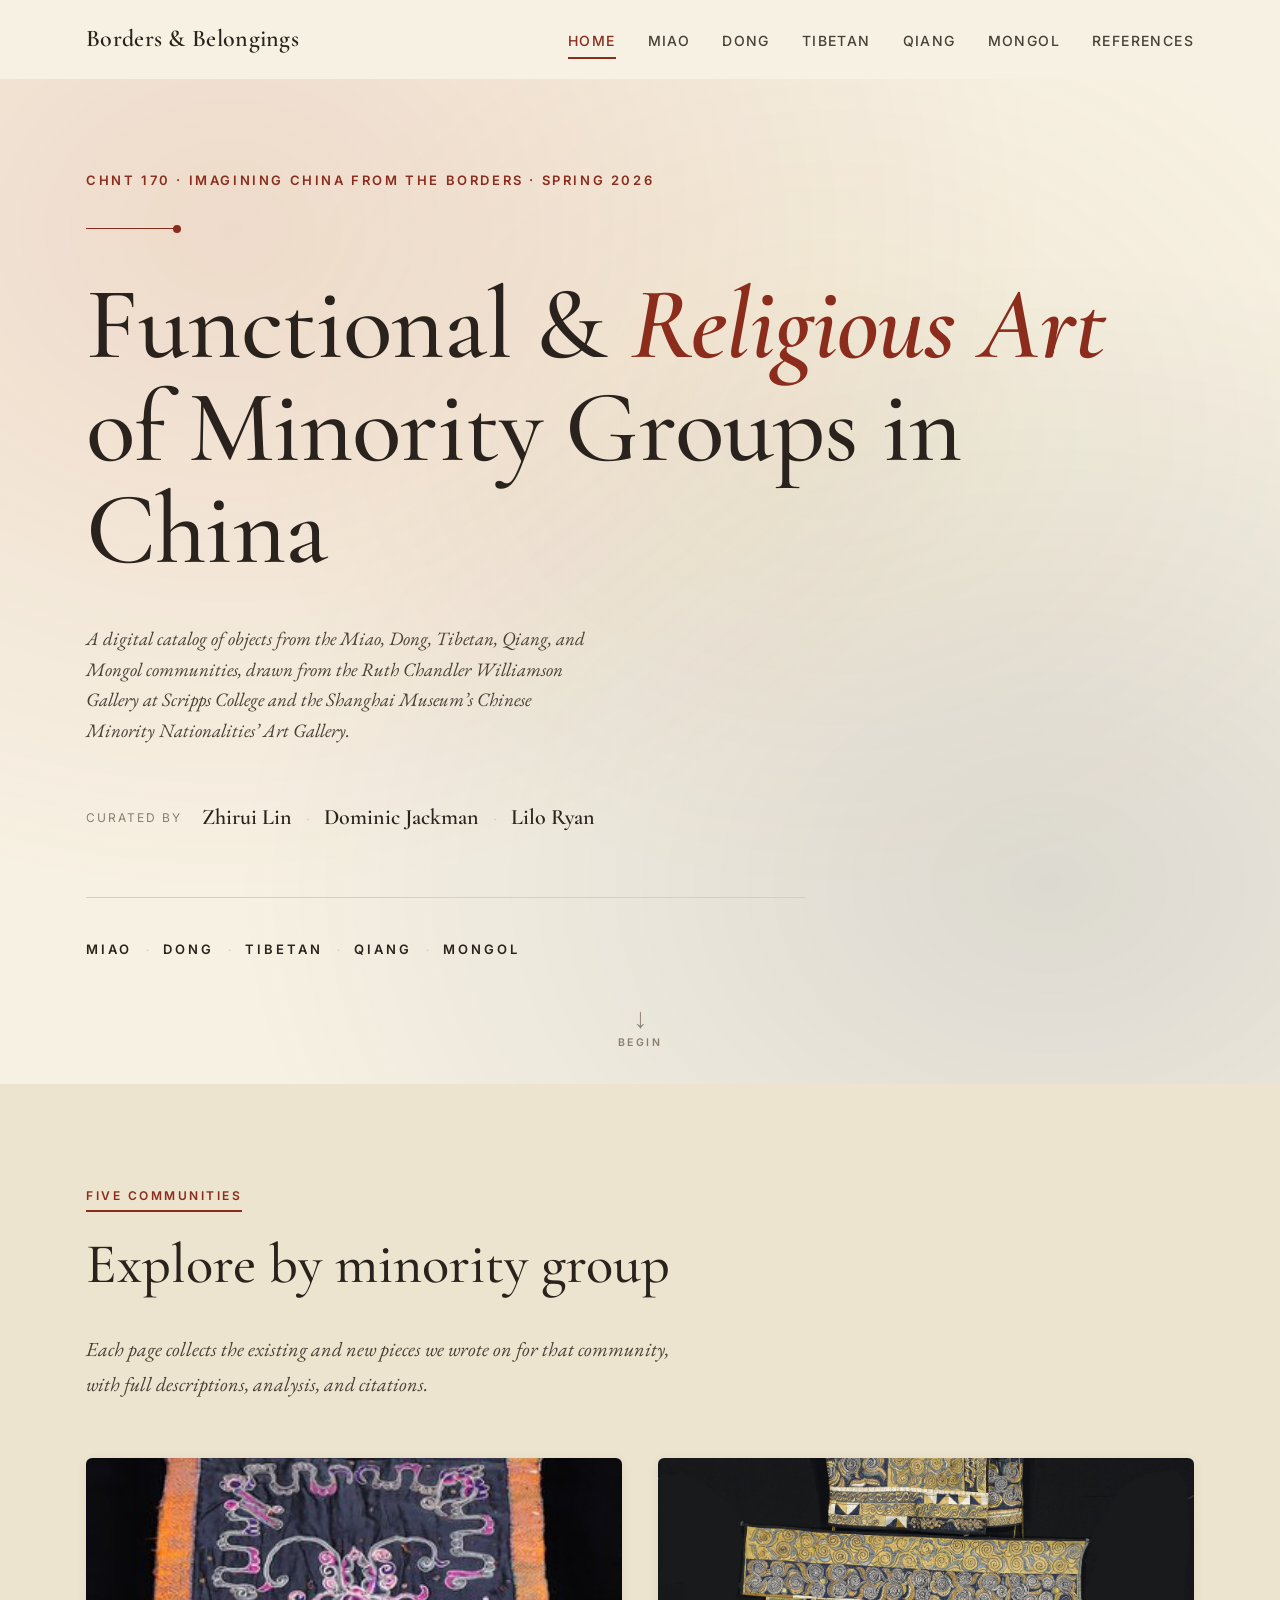
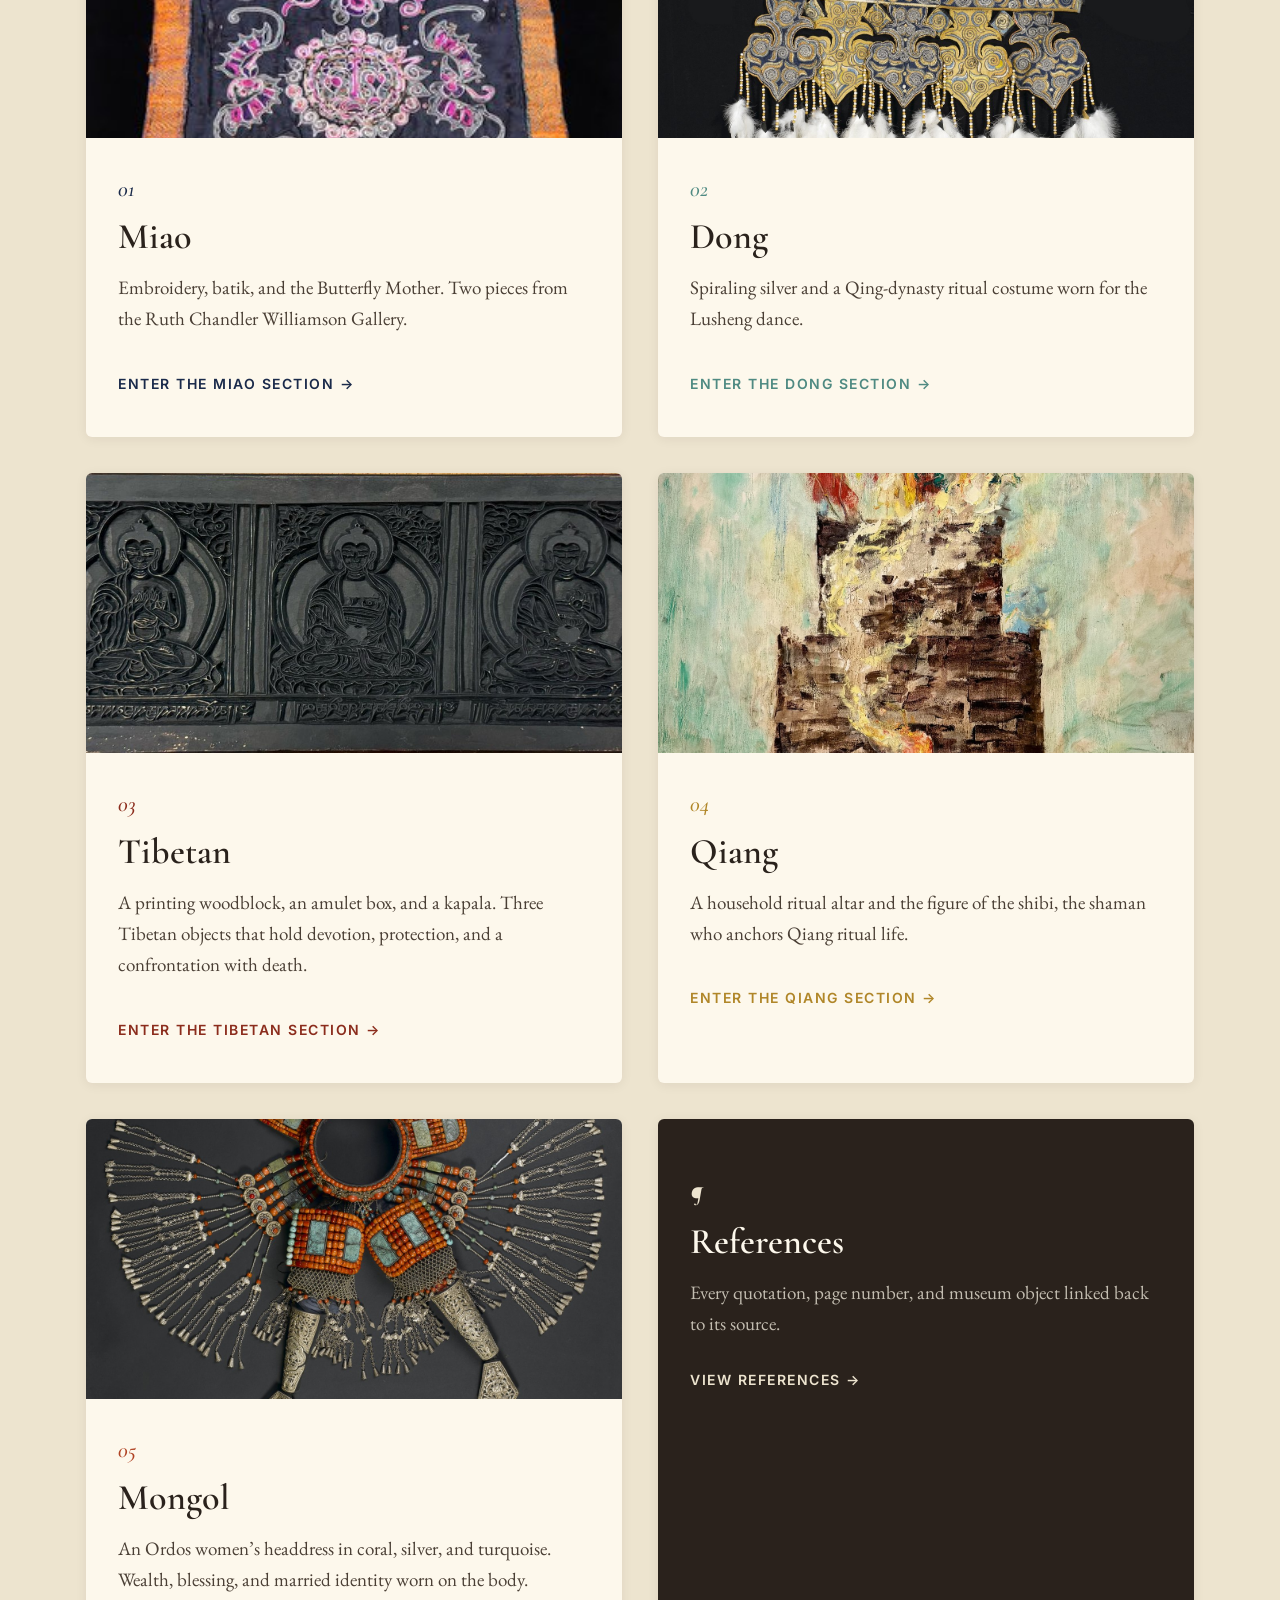
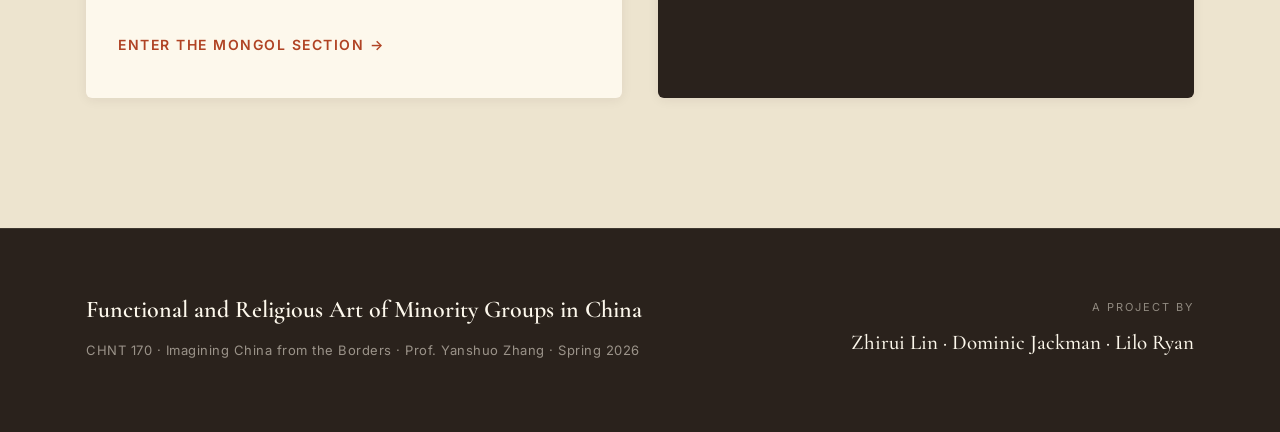
<file: index.html>
<!DOCTYPE html>
<html lang="en">
<head>
<meta charset="UTF-8" />
<meta name="viewport" content="width=device-width, initial-scale=1.0" />
<title>Home &mdash; Borders &amp; Belongings</title>
<link rel="preconnect" href="https://fonts.googleapis.com">
<link rel="preconnect" href="https://fonts.gstatic.com" crossorigin>
<link href="https://fonts.googleapis.com/css2?family=Cormorant+Garamond:wght@400;500;600;700&family=EB+Garamond:ital,wght@0,400;0,500;0,600;1,400&family=Inter:wght@400;500;600&display=swap" rel="stylesheet">
<link rel="stylesheet" href="styles.css">
</head>
<body>
<nav class="topnav" id="topnav">
  <div class="nav-inner">
    <a href="index.html" class="brand">Borders &amp; Belongings</a>
    <ul class="nav-links">
      <li><a href="index.html"      class="current">Home</a></li>
      <li><a href="miao.html"       class="">Miao</a></li>
      <li><a href="dong.html"       class="">Dong</a></li>
      <li><a href="tibetan.html"    class="">Tibetan</a></li>
      <li><a href="qiang.html"      class="">Qiang</a></li>
      <li><a href="mongol.html"     class="">Mongol</a></li>
      <li><a href="references.html" class="">References</a></li>
    </ul>
  </div>
</nav>
<header class="hero" id="top">
  <div class="hero-inner">
    <p class="kicker">CHNT 170 · Imagining China from the Borders · Spring 2026</p>

    <div class="hero-rule" aria-hidden="true"><span></span></div>

    <h1>
      Functional &amp; <em>Religious Art</em><br/>
      of Minority Groups in China
    </h1>

    <p class="lede">
      A digital catalog of objects from the Miao, Dong, Tibetan, Qiang, and Mongol
      communities, drawn from the Ruth Chandler Williamson Gallery at Scripps College
      and the Shanghai Museum&rsquo;s Chinese Minority Nationalities&rsquo; Art Gallery.
    </p>

    <div class="authors">
      <span class="author-label">Curated by</span>
      <span class="author">Zhirui Lin</span>
      <span class="dot">·</span>
      <span class="author">Dominic Jackman</span>
      <span class="dot">·</span>
      <span class="author">Lilo Ryan</span>
    </div>

    <nav class="hero-groups" aria-label="Five minority groups">
      <a href="miao.html">Miao</a>
      <span class="sep">·</span>
      <a href="dong.html">Dong</a>
      <span class="sep">·</span>
      <a href="tibetan.html">Tibetan</a>
      <span class="sep">·</span>
      <a href="qiang.html">Qiang</a>
      <span class="sep">·</span>
      <a href="mongol.html">Mongol</a>
    </nav>
  </div>
  <div class="hero-decoration" aria-hidden="true"></div>
  <a class="hero-scroll-hint" href="#groups" aria-label="Scroll to the five communities">
    <span class="hint-arrow">↓</span>
    <span class="hint-label">Begin</span>
  </a>
</header>

<section class="groups-grid" id="groups">
  <div class="container">
    <span class="section-eyebrow">Five communities</span>
    <h2>Explore by minority group</h2>
    <p class="grid-lede">Each page collects the existing and new pieces we wrote on for that community, with full descriptions, analysis, and citations.</p>
    <div class="cards">

      <a href="miao.html" class="group-card miao-accent">
        <div class="card-media">
          <img src="images/miao-baby-carrier.jpg" alt="Miao baby carrier" />
        </div>
        <div class="card-body">
          <span class="card-num">01</span>
          <h3>Miao</h3>
          <p class="card-blurb">Embroidery, batik, and the Butterfly Mother. Two pieces from the Ruth Chandler Williamson Gallery.</p>
          <span class="card-link">Enter the Miao section <span class="arrow">→</span></span>
        </div>
      </a>

      <a href="dong.html" class="group-card dong-accent">
        <div class="card-media">
          <img src="images/dong-ritual-attire.jpg" alt="Dong ritual attire" />
        </div>
        <div class="card-body">
          <span class="card-num">02</span>
          <h3>Dong</h3>
          <p class="card-blurb">Spiraling silver and a Qing-dynasty ritual costume worn for the Lusheng dance.</p>
          <span class="card-link">Enter the Dong section <span class="arrow">→</span></span>
        </div>
      </a>

      <a href="tibetan.html" class="group-card tibetan-accent">
        <div class="card-media">
          <img src="images/tibetan-woodblock-front.jpg" alt="Tibetan woodblock" />
        </div>
        <div class="card-body">
          <span class="card-num">03</span>
          <h3>Tibetan</h3>
          <p class="card-blurb">A printing woodblock, an amulet box, and a kapala. Three Tibetan objects that hold devotion, protection, and a confrontation with death.</p>
          <span class="card-link">Enter the Tibetan section <span class="arrow">→</span></span>
        </div>
      </a>

      <a href="qiang.html" class="group-card qiang-accent">
        <div class="card-media">
          <img src="images/qiang-ritual-altar-2.jpg" alt="Qiang ritual altar" />
        </div>
        <div class="card-body">
          <span class="card-num">04</span>
          <h3>Qiang</h3>
          <p class="card-blurb">A household ritual altar and the figure of the shibi, the shaman who anchors Qiang ritual life.</p>
          <span class="card-link">Enter the Qiang section <span class="arrow">→</span></span>
        </div>
      </a>

      <a href="mongol.html" class="group-card mongol-accent">
        <div class="card-media">
          <img src="images/mongol-headwear.jpg" alt="Ordos Mongol headdress" />
        </div>
        <div class="card-body">
          <span class="card-num">05</span>
          <h3>Mongol</h3>
          <p class="card-blurb">An Ordos women&rsquo;s headdress in coral, silver, and turquoise. Wealth, blessing, and married identity worn on the body.</p>
          <span class="card-link">Enter the Mongol section <span class="arrow">→</span></span>
        </div>
      </a>

      <a href="references.html" class="group-card refs-card">
        <div class="card-body refs-body">
          <span class="card-num">&para;</span>
          <h3>References</h3>
          <p class="card-blurb">Every quotation, page number, and museum object linked back to its source.</p>
          <span class="card-link">View references <span class="arrow">→</span></span>
        </div>
      </a>

    </div>
  </div>
</section>

<footer class="footer">
  <div class="container">
    <div class="footer-grid">
      <div>
        <p class="footer-title">Functional and Religious Art of Minority Groups in China</p>
        <p class="footer-meta">CHNT 170 &middot; Imagining China from the Borders &middot; Prof. Yanshuo Zhang &middot; Spring 2026</p>
      </div>
      <div class="footer-authors">
        <p class="footer-label">A project by</p>
        <p>Zhirui Lin &middot; Dominic Jackman &middot; Lilo Ryan</p>
      </div>
    </div>
  </div>
</footer>
<script src="site.js"></script>
</body>
</html>
</file>
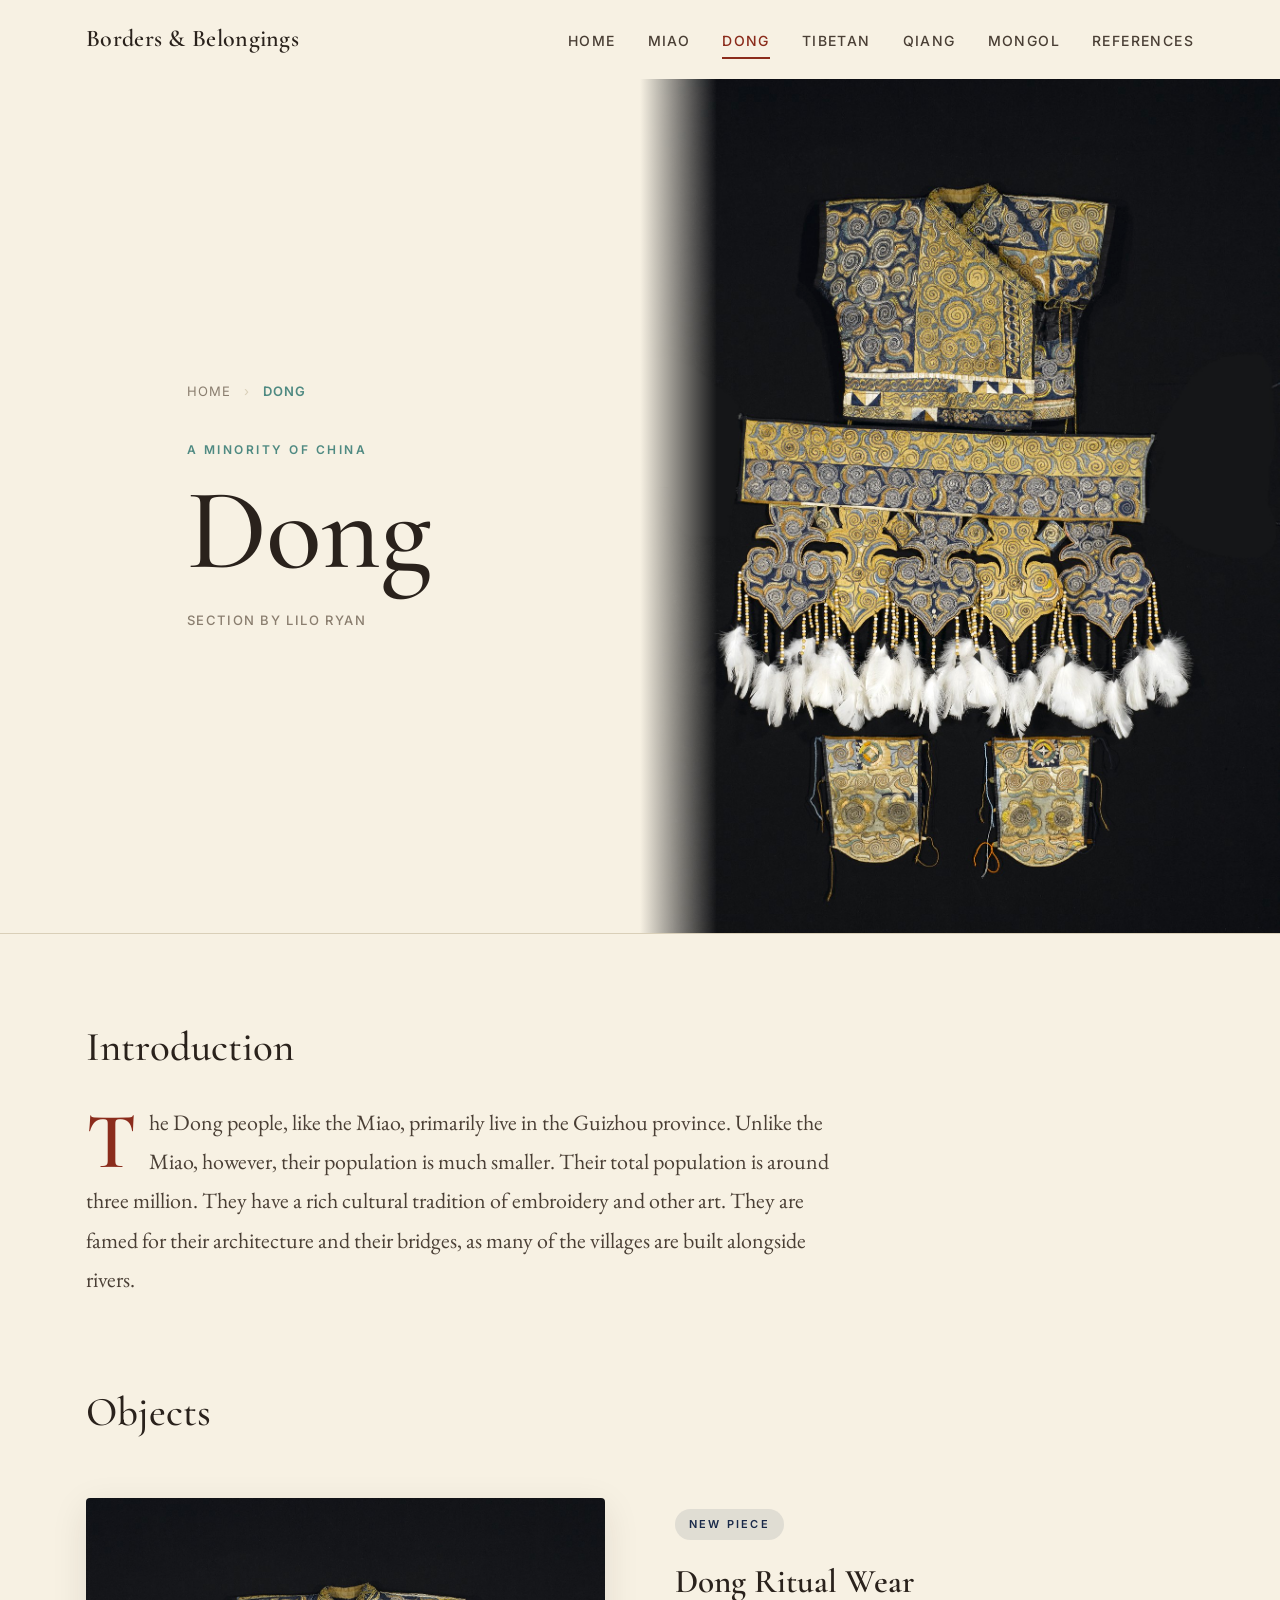
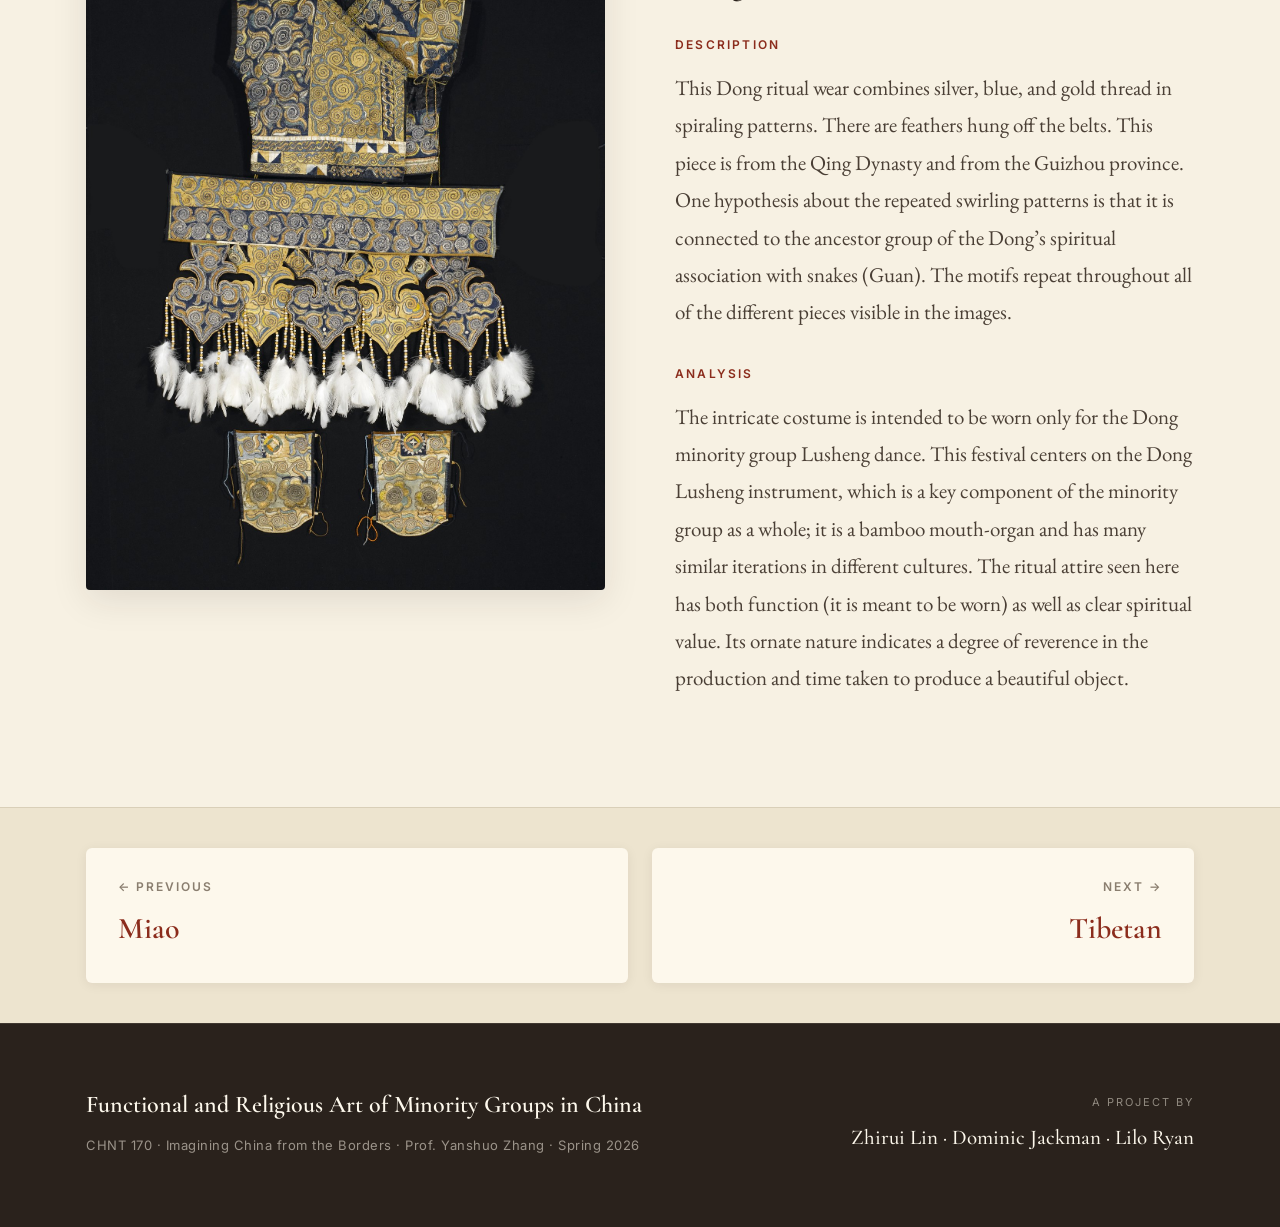
<file: dong.html>
<!DOCTYPE html>
<html lang="en">
<head>
<meta charset="UTF-8" />
<meta name="viewport" content="width=device-width, initial-scale=1.0" />
<title>Dong &mdash; Borders &amp; Belongings</title>
<link rel="preconnect" href="https://fonts.googleapis.com">
<link rel="preconnect" href="https://fonts.gstatic.com" crossorigin>
<link href="https://fonts.googleapis.com/css2?family=Cormorant+Garamond:wght@400;500;600;700&family=EB+Garamond:ital,wght@0,400;0,500;0,600;1,400&family=Inter:wght@400;500;600&display=swap" rel="stylesheet">
<link rel="stylesheet" href="styles.css">
</head>
<body>
<nav class="topnav" id="topnav">
  <div class="nav-inner">
    <a href="index.html" class="brand">Borders &amp; Belongings</a>
    <ul class="nav-links">
      <li><a href="index.html"      class="">Home</a></li>
      <li><a href="miao.html"       class="">Miao</a></li>
      <li><a href="dong.html"       class="current">Dong</a></li>
      <li><a href="tibetan.html"    class="">Tibetan</a></li>
      <li><a href="qiang.html"      class="">Qiang</a></li>
      <li><a href="mongol.html"     class="">Mongol</a></li>
      <li><a href="references.html" class="">References</a></li>
    </ul>
  </div>
</nav>
<section class="group-hero dong-accent">
  <div class="group-hero-inner container">
    <p class="breadcrumb">
      <a href="index.html">Home</a> <span class="bc-sep">›</span> <span class="bc-current">Dong</span>
    </p>
    <span class="group-eyebrow">A minority of China</span>
    <h1 class="group-title">Dong</h1>
    <p class="group-author-tag">Section by Lilo Ryan</p>
  </div>
  <div class="group-hero-image">
    <img src="images/dong-ritual-attire.jpg" alt="Dong ritual attire from the Qing Dynasty" />
  </div>
</section>

<section class="group-intro">
  <div class="container">
    <h2 class="section-h2">Introduction</h2>
    <div class="intro-body">
      <p>
  The Dong people, like the Miao, primarily live in the Guizhou province. Unlike the Miao,
  however, their population is much smaller. Their total population is around three
  million. They have a rich cultural tradition of embroidery and other art. They are famed
  for their architecture and their bridges, as many of the villages are built alongside
  rivers.
</p>

    </div>
  </div>
</section>

<section class="pieces">
  <div class="container">
    <h2 class="section-h2">Objects</h2>
    <article class="piece">
  <div class="piece-image">
    <img src="images/dong-ritual-attire.jpg" alt="Dong ritual attire with silver, blue, and gold spiraling patterns" class="" />
  </div>
  <div class="piece-text">
    <span class="piece-tag tag-new">New piece</span>
    <h3>Dong Ritual Wear</h3>
    <h4>Description</h4>
<p>This Dong ritual wear combines silver, blue, and gold thread in spiraling patterns. There are feathers hung off the belts. This piece is from the Qing Dynasty and from the Guizhou province. One hypothesis about the repeated swirling patterns is that it is connected to the ancestor group of the Dong&rsquo;s spiritual association with snakes (Guan). The motifs repeat throughout all of the different pieces visible in the images.</p>
<h4>Analysis</h4>
<p>The intricate costume is intended to be worn only for the Dong minority group Lusheng dance. This festival centers on the Dong Lusheng instrument, which is a key component of the minority group as a whole; it is a bamboo mouth-organ and has many similar iterations in different cultures. The ritual attire seen here has both function (it is meant to be worn) as well as clear spiritual value. Its ornate nature indicates a degree of reverence in the production and time taken to produce a beautiful object.</p>

  </div>
</article>
  </div>
</section>

<section class="page-pager">
  <div class="container pager-grid">
    <a class="pager prev" href="miao.html">
      <span class="pager-label">← Previous</span>
      <span class="pager-name">Miao</span>
    </a>
    <a class="pager next" href="tibetan.html">
      <span class="pager-label">Next →</span>
      <span class="pager-name">Tibetan</span>
    </a>
  </div>
</section>

<footer class="footer">
  <div class="container">
    <div class="footer-grid">
      <div>
        <p class="footer-title">Functional and Religious Art of Minority Groups in China</p>
        <p class="footer-meta">CHNT 170 &middot; Imagining China from the Borders &middot; Prof. Yanshuo Zhang &middot; Spring 2026</p>
      </div>
      <div class="footer-authors">
        <p class="footer-label">A project by</p>
        <p>Zhirui Lin &middot; Dominic Jackman &middot; Lilo Ryan</p>
      </div>
    </div>
  </div>
</footer>
<script src="site.js"></script>
</body>
</html>
</file>
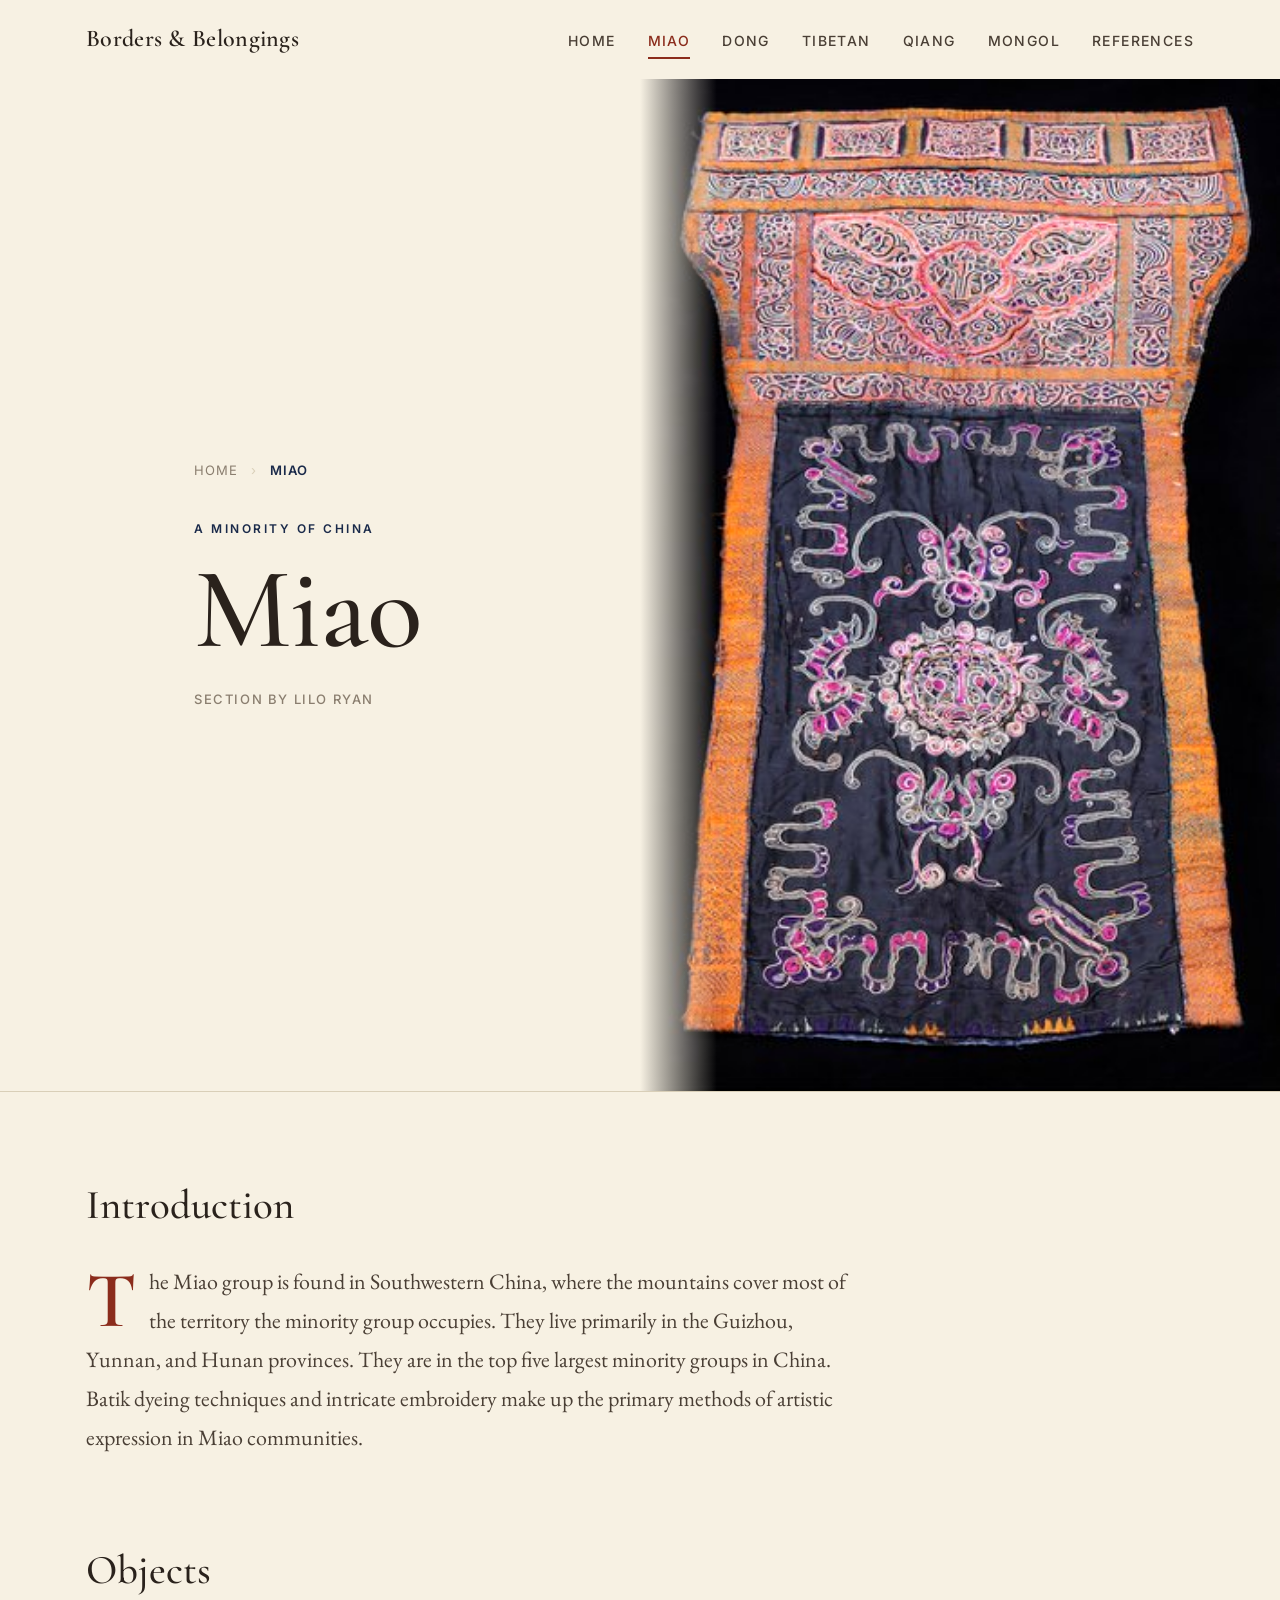
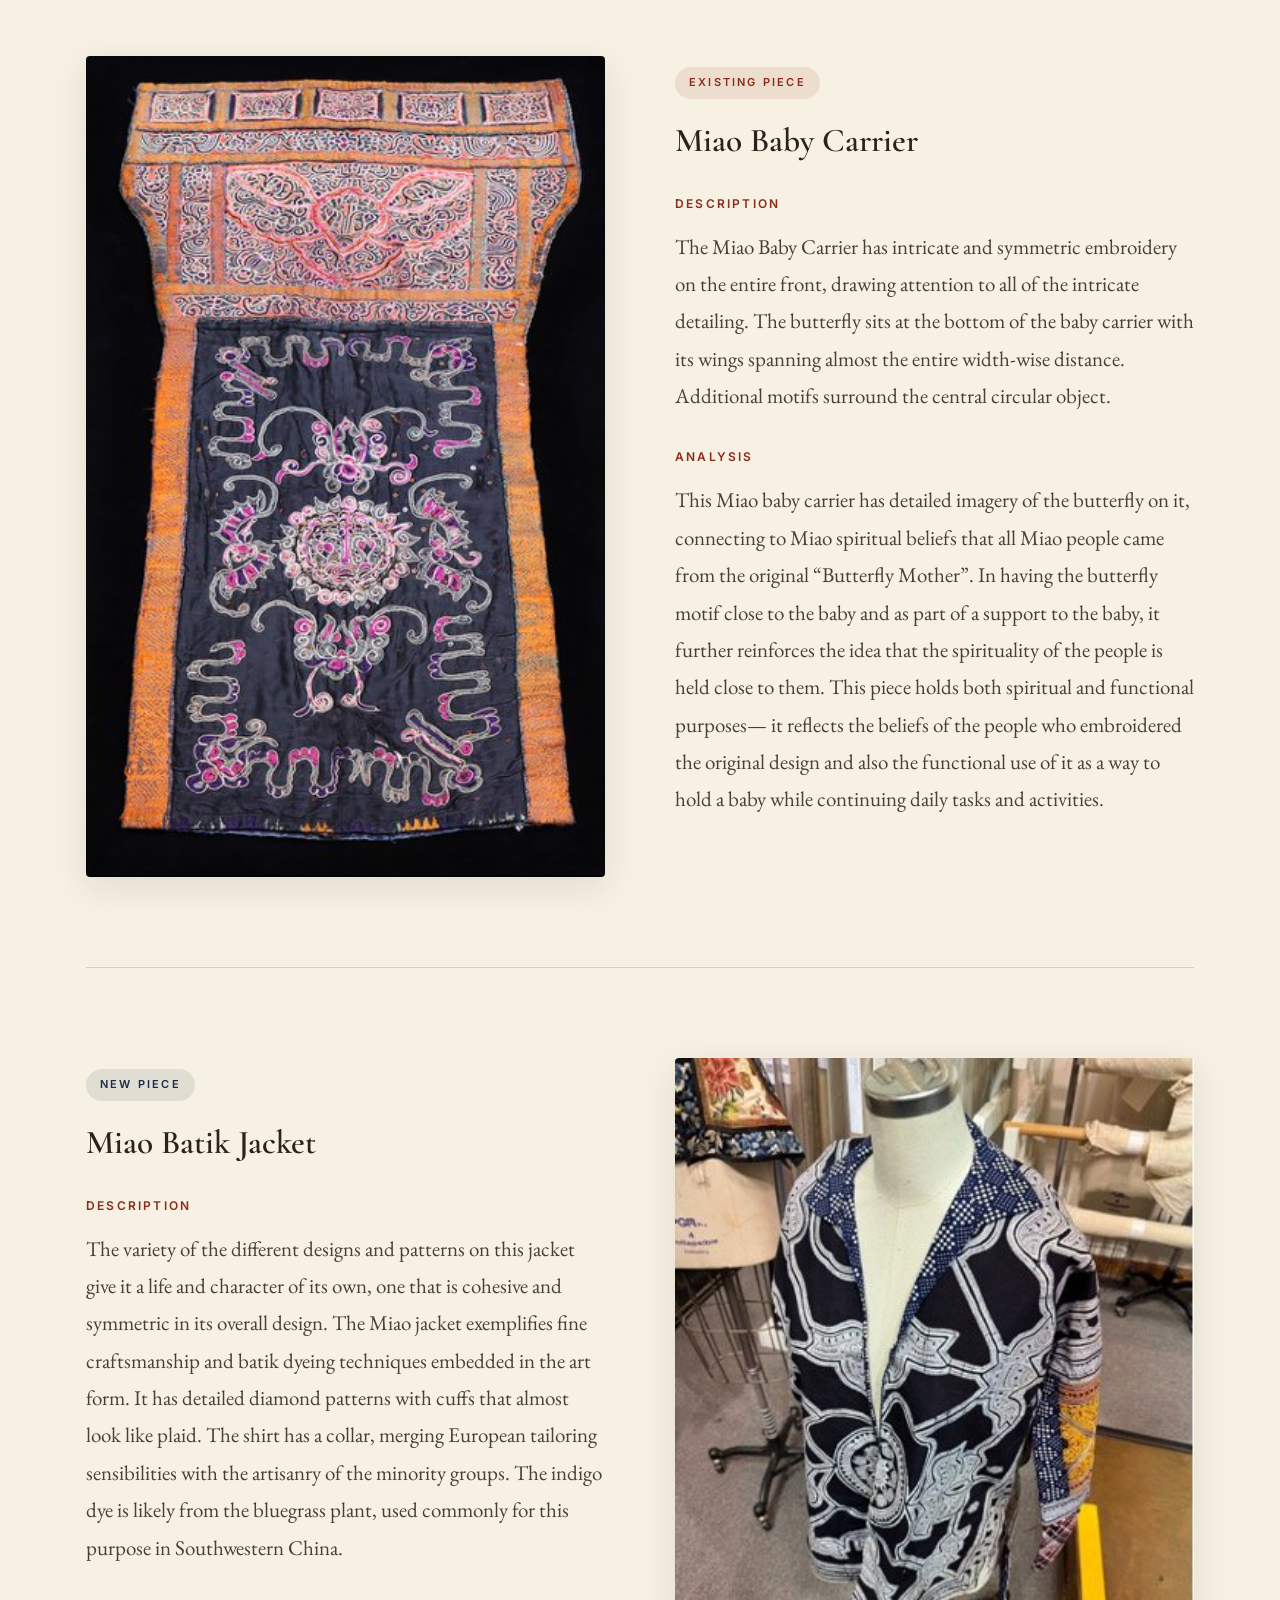
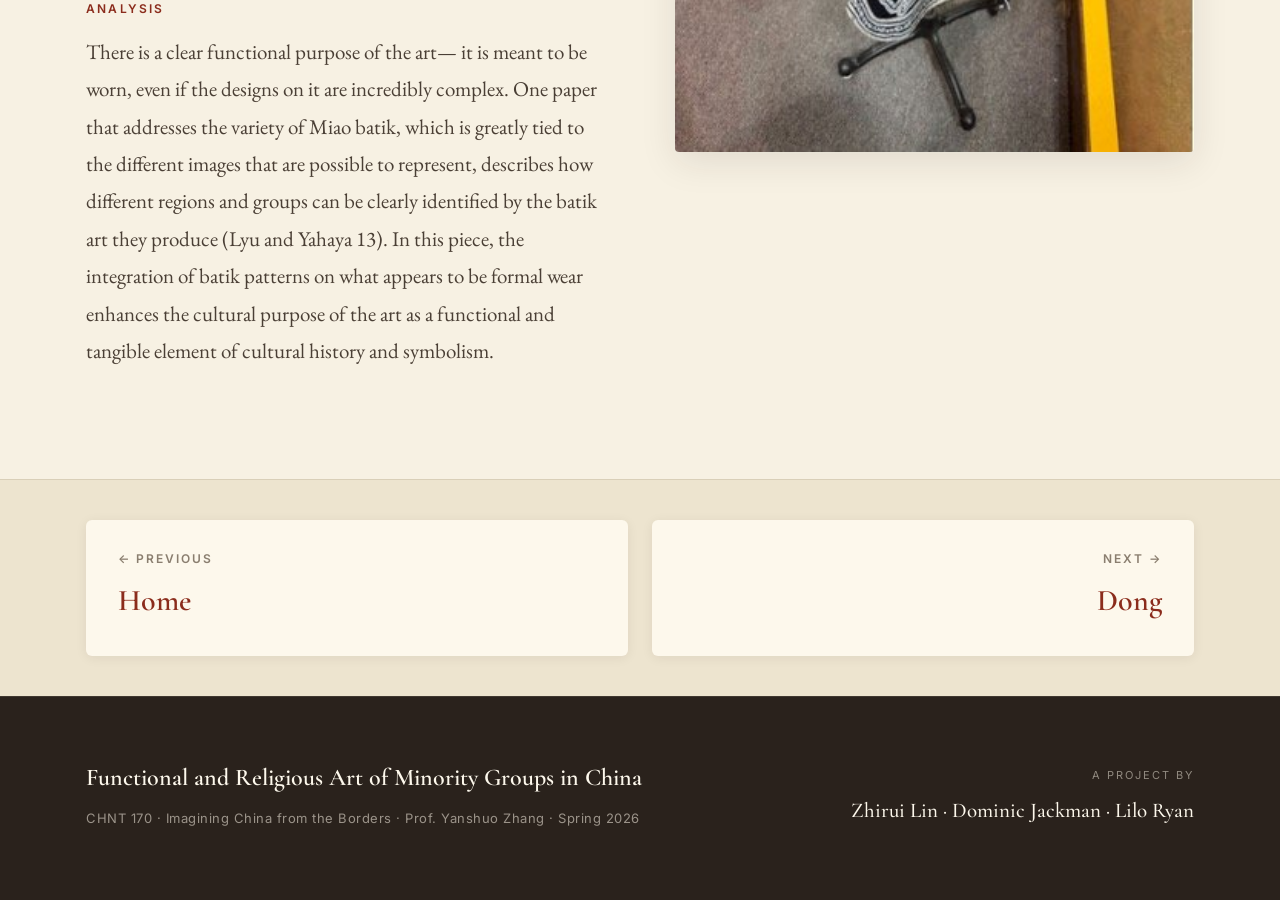
<file: miao.html>
<!DOCTYPE html>
<html lang="en">
<head>
<meta charset="UTF-8" />
<meta name="viewport" content="width=device-width, initial-scale=1.0" />
<title>Miao &mdash; Borders &amp; Belongings</title>
<link rel="preconnect" href="https://fonts.googleapis.com">
<link rel="preconnect" href="https://fonts.gstatic.com" crossorigin>
<link href="https://fonts.googleapis.com/css2?family=Cormorant+Garamond:wght@400;500;600;700&family=EB+Garamond:ital,wght@0,400;0,500;0,600;1,400&family=Inter:wght@400;500;600&display=swap" rel="stylesheet">
<link rel="stylesheet" href="styles.css">
</head>
<body>
<nav class="topnav" id="topnav">
  <div class="nav-inner">
    <a href="index.html" class="brand">Borders &amp; Belongings</a>
    <ul class="nav-links">
      <li><a href="index.html"      class="">Home</a></li>
      <li><a href="miao.html"       class="current">Miao</a></li>
      <li><a href="dong.html"       class="">Dong</a></li>
      <li><a href="tibetan.html"    class="">Tibetan</a></li>
      <li><a href="qiang.html"      class="">Qiang</a></li>
      <li><a href="mongol.html"     class="">Mongol</a></li>
      <li><a href="references.html" class="">References</a></li>
    </ul>
  </div>
</nav>
<section class="group-hero miao-accent">
  <div class="group-hero-inner container">
    <p class="breadcrumb">
      <a href="index.html">Home</a> <span class="bc-sep">›</span> <span class="bc-current">Miao</span>
    </p>
    <span class="group-eyebrow">A minority of China</span>
    <h1 class="group-title">Miao</h1>
    <p class="group-author-tag">Section by Lilo Ryan</p>
  </div>
  <div class="group-hero-image">
    <img src="images/miao-baby-carrier.jpg" alt="Miao baby carrier with embroidered butterfly motif" />
  </div>
</section>

<section class="group-intro">
  <div class="container">
    <h2 class="section-h2">Introduction</h2>
    <div class="intro-body">
      <p>
  The Miao group is found in Southwestern China, where the mountains cover most of the
  territory the minority group occupies. They live primarily in the Guizhou, Yunnan, and
  Hunan provinces. They are in the top five largest minority groups in China. Batik dyeing
  techniques and intricate embroidery make up the primary methods of artistic expression
  in Miao communities.
</p>

    </div>
  </div>
</section>

<section class="pieces">
  <div class="container">
    <h2 class="section-h2">Objects</h2>
    <article class="piece">
  <div class="piece-image">
    <img src="images/miao-baby-carrier.jpg" alt="Miao baby carrier with embroidered butterfly motif" class="" />
  </div>
  <div class="piece-text">
    <span class="piece-tag tag-existing">Existing piece</span>
    <h3>Miao Baby Carrier</h3>
    <h4>Description</h4>
<p>The Miao Baby Carrier has intricate and symmetric embroidery on the entire front, drawing attention to all of the intricate detailing. The butterfly sits at the bottom of the baby carrier with its wings spanning almost the entire width-wise distance. Additional motifs surround the central circular object.</p>
<h4>Analysis</h4>
<p>This Miao baby carrier has detailed imagery of the butterfly on it, connecting to Miao spiritual beliefs that all Miao people came from the original &ldquo;Butterfly Mother&rdquo;. In having the butterfly motif close to the baby and as part of a support to the baby, it further reinforces the idea that the spirituality of the people is held close to them. This piece holds both spiritual and functional purposes&mdash; it reflects the beliefs of the people who embroidered the original design and also the functional use of it as a way to hold a baby while continuing daily tasks and activities.</p>

  </div>
</article>

<article class="piece">
  <div class="piece-image">
    <img src="images/miao-batik-jacket.jpg" alt="Miao indigo, white, and red batik jacket" class="" />
  </div>
  <div class="piece-text">
    <span class="piece-tag tag-new">New piece</span>
    <h3>Miao Batik Jacket</h3>
    <h4>Description</h4>
<p>The variety of the different designs and patterns on this jacket give it a life and character of its own, one that is cohesive and symmetric in its overall design. The Miao jacket exemplifies fine craftsmanship and batik dyeing techniques embedded in the art form. It has detailed diamond patterns with cuffs that almost look like plaid. The shirt has a collar, merging European tailoring sensibilities with the artisanry of the minority groups. The indigo dye is likely from the bluegrass plant, used commonly for this purpose in Southwestern China.</p>
<h4>Analysis</h4>
<p>There is a clear functional purpose of the art&mdash; it is meant to be worn, even if the designs on it are incredibly complex. One paper that addresses the variety of Miao batik, which is greatly tied to the different images that are possible to represent, describes how different regions and groups can be clearly identified by the batik art they produce (Lyu and Yahaya 13). In this piece, the integration of batik patterns on what appears to be formal wear enhances the cultural purpose of the art as a functional and tangible element of cultural history and symbolism.</p>

  </div>
</article>
  </div>
</section>

<section class="page-pager">
  <div class="container pager-grid">
    <a class="pager prev" href="index.html">
      <span class="pager-label">← Previous</span>
      <span class="pager-name">Home</span>
    </a>
    <a class="pager next" href="dong.html">
      <span class="pager-label">Next →</span>
      <span class="pager-name">Dong</span>
    </a>
  </div>
</section>

<footer class="footer">
  <div class="container">
    <div class="footer-grid">
      <div>
        <p class="footer-title">Functional and Religious Art of Minority Groups in China</p>
        <p class="footer-meta">CHNT 170 &middot; Imagining China from the Borders &middot; Prof. Yanshuo Zhang &middot; Spring 2026</p>
      </div>
      <div class="footer-authors">
        <p class="footer-label">A project by</p>
        <p>Zhirui Lin &middot; Dominic Jackman &middot; Lilo Ryan</p>
      </div>
    </div>
  </div>
</footer>
<script src="site.js"></script>
</body>
</html>
</file>
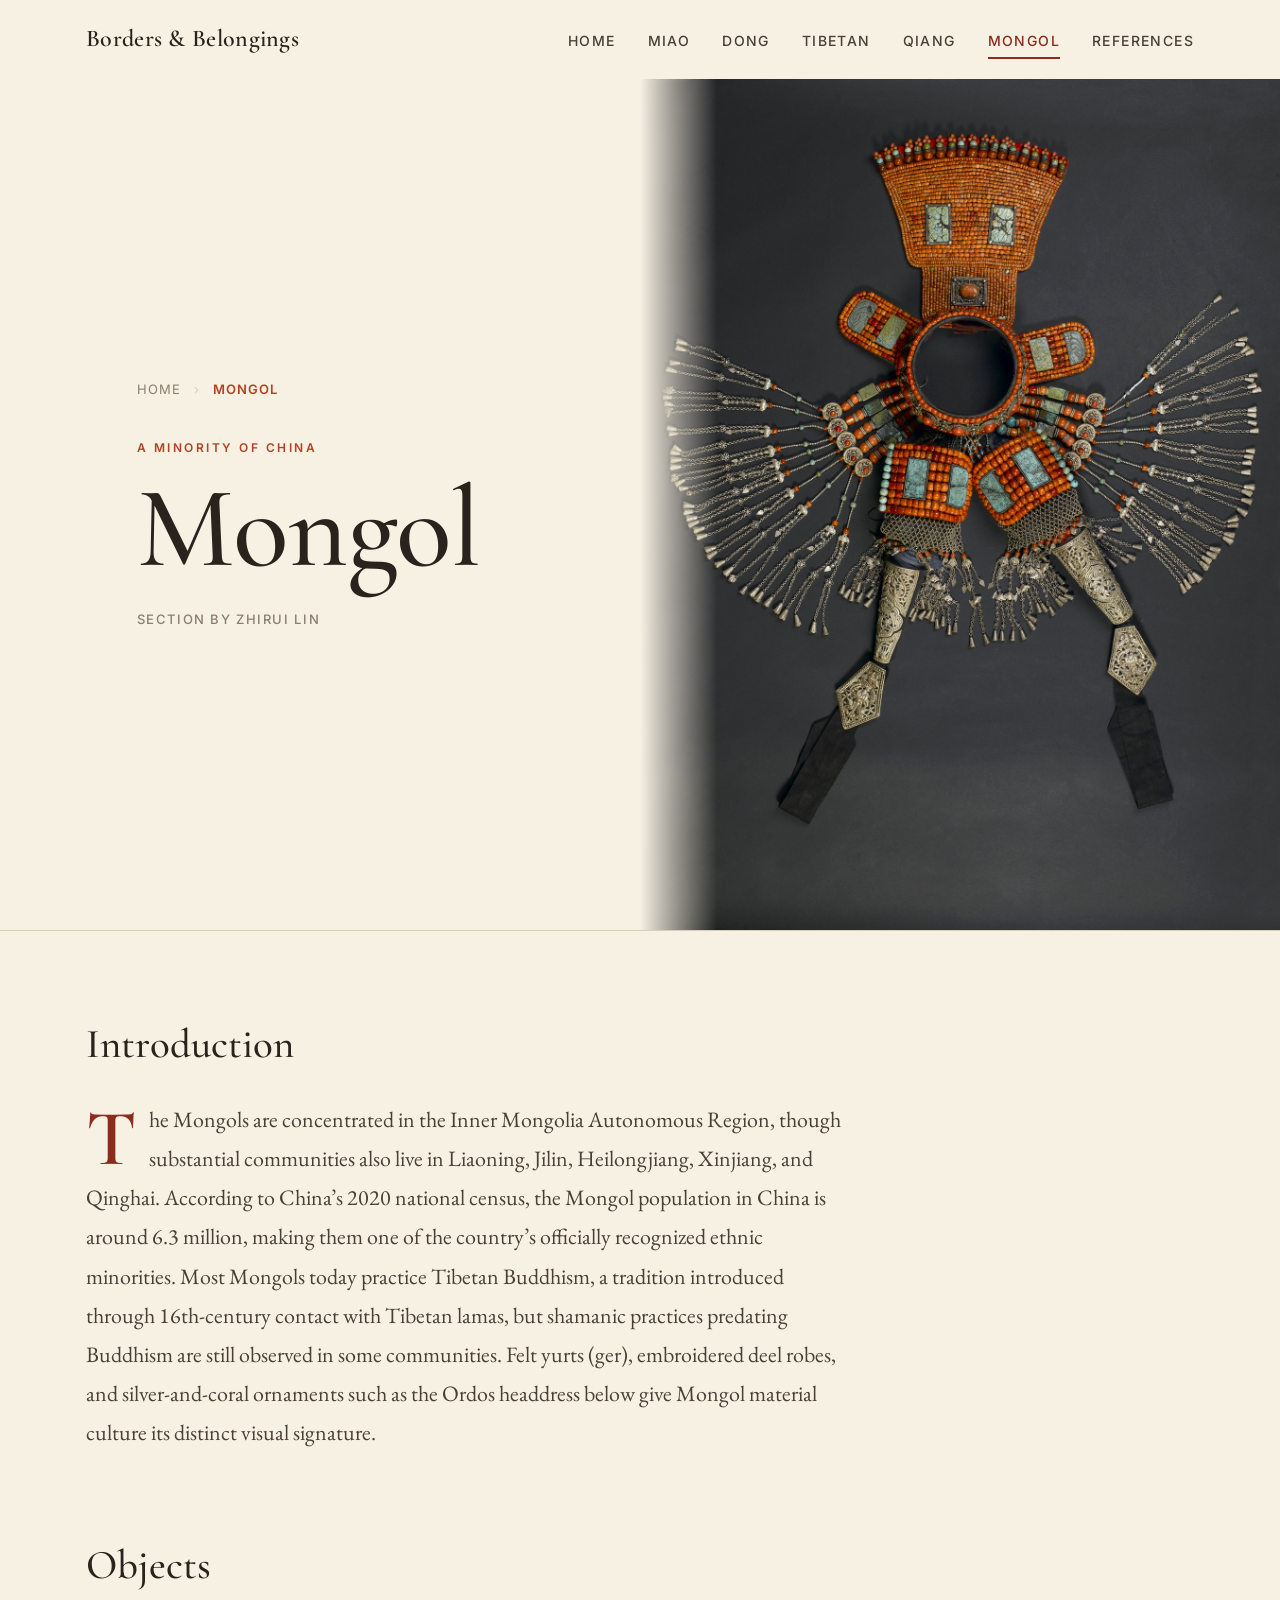
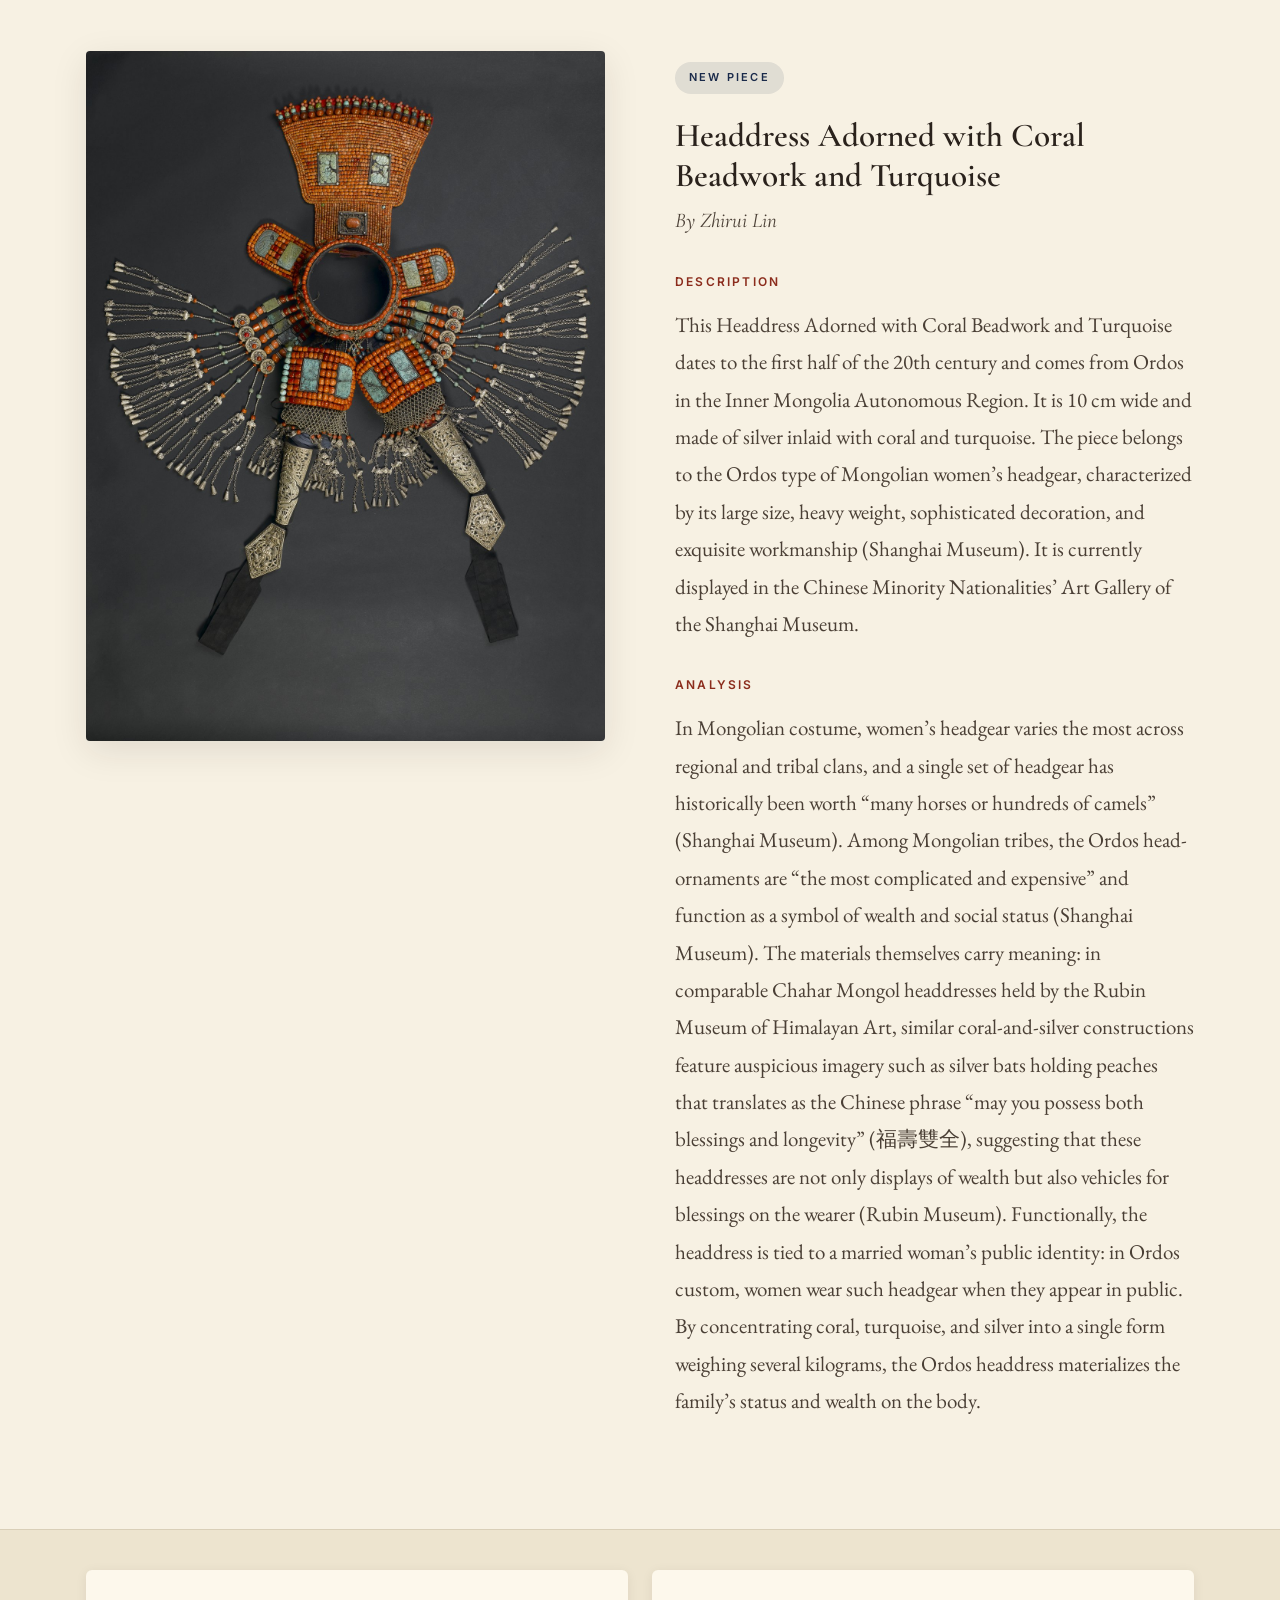
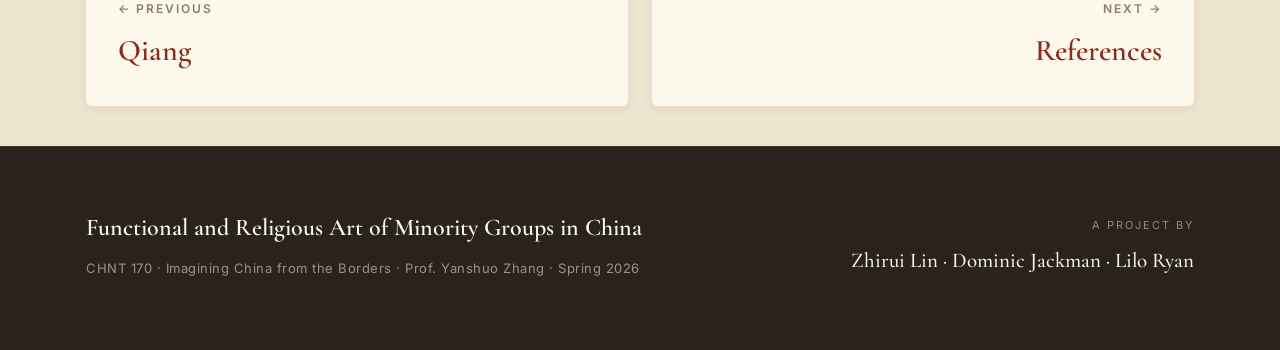
<file: mongol.html>
<!DOCTYPE html>
<html lang="en">
<head>
<meta charset="UTF-8" />
<meta name="viewport" content="width=device-width, initial-scale=1.0" />
<title>Mongol &mdash; Borders &amp; Belongings</title>
<link rel="preconnect" href="https://fonts.googleapis.com">
<link rel="preconnect" href="https://fonts.gstatic.com" crossorigin>
<link href="https://fonts.googleapis.com/css2?family=Cormorant+Garamond:wght@400;500;600;700&family=EB+Garamond:ital,wght@0,400;0,500;0,600;1,400&family=Inter:wght@400;500;600&display=swap" rel="stylesheet">
<link rel="stylesheet" href="styles.css">
</head>
<body>
<nav class="topnav" id="topnav">
  <div class="nav-inner">
    <a href="index.html" class="brand">Borders &amp; Belongings</a>
    <ul class="nav-links">
      <li><a href="index.html"      class="">Home</a></li>
      <li><a href="miao.html"       class="">Miao</a></li>
      <li><a href="dong.html"       class="">Dong</a></li>
      <li><a href="tibetan.html"    class="">Tibetan</a></li>
      <li><a href="qiang.html"      class="">Qiang</a></li>
      <li><a href="mongol.html"     class="current">Mongol</a></li>
      <li><a href="references.html" class="">References</a></li>
    </ul>
  </div>
</nav>
<section class="group-hero mongol-accent">
  <div class="group-hero-inner container">
    <p class="breadcrumb">
      <a href="index.html">Home</a> <span class="bc-sep">›</span> <span class="bc-current">Mongol</span>
    </p>
    <span class="group-eyebrow">A minority of China</span>
    <h1 class="group-title">Mongol</h1>
    <p class="group-author-tag">Section by Zhirui Lin</p>
  </div>
  <div class="group-hero-image">
    <img src="images/mongol-headwear.jpg" alt="Ordos Mongol headdress with coral, turquoise, and silver" />
  </div>
</section>

<section class="group-intro">
  <div class="container">
    <h2 class="section-h2">Introduction</h2>
    <div class="intro-body">
      <p>
  The Mongols are concentrated in the Inner Mongolia Autonomous Region, though substantial
  communities also live in Liaoning, Jilin, Heilongjiang, Xinjiang, and Qinghai. According
  to China&rsquo;s 2020 national census, the Mongol population in China is around 6.3
  million, making them one of the country&rsquo;s officially recognized ethnic minorities.
  Most Mongols today practice Tibetan Buddhism, a tradition introduced through 16th-century
  contact with Tibetan lamas, but shamanic practices predating Buddhism are still observed
  in some communities. Felt yurts (ger), embroidered deel robes, and silver-and-coral
  ornaments such as the Ordos headdress below give Mongol material culture its distinct
  visual signature.
</p>

    </div>
  </div>
</section>

<section class="pieces">
  <div class="container">
    <h2 class="section-h2">Objects</h2>
    <article class="piece">
  <div class="piece-image">
    <img src="images/mongol-headwear.jpg" alt="Ordos Mongol headdress with coral, turquoise, and silver" class="" />
  </div>
  <div class="piece-text">
    <span class="piece-tag tag-new">New piece</span>
    <h3>Headdress Adorned with Coral Beadwork and Turquoise</h3>
    <p class="byline">By Zhirui Lin</p>
<h4>Description</h4>
<p>This Headdress Adorned with Coral Beadwork and Turquoise dates to the first half of the 20th century and comes from Ordos in the Inner Mongolia Autonomous Region. It is 10 cm wide and made of silver inlaid with coral and turquoise. The piece belongs to the Ordos type of Mongolian women&rsquo;s headgear, characterized by its large size, heavy weight, sophisticated decoration, and exquisite workmanship (Shanghai Museum). It is currently displayed in the Chinese Minority Nationalities&rsquo; Art Gallery of the Shanghai Museum.</p>
<h4>Analysis</h4>
<p>In Mongolian costume, women&rsquo;s headgear varies the most across regional and tribal clans, and a single set of headgear has historically been worth &ldquo;many horses or hundreds of camels&rdquo; (Shanghai Museum). Among Mongolian tribes, the Ordos head-ornaments are &ldquo;the most complicated and expensive&rdquo; and function as a symbol of wealth and social status (Shanghai Museum). The materials themselves carry meaning: in comparable Chahar Mongol headdresses held by the Rubin Museum of Himalayan Art, similar coral-and-silver constructions feature auspicious imagery such as silver bats holding peaches that translates as the Chinese phrase &ldquo;may you possess both blessings and longevity&rdquo; (福壽雙全), suggesting that these headdresses are not only displays of wealth but also vehicles for blessings on the wearer (Rubin Museum). Functionally, the headdress is tied to a married woman&rsquo;s public identity: in Ordos custom, women wear such headgear when they appear in public. By concentrating coral, turquoise, and silver into a single form weighing several kilograms, the Ordos headdress materializes the family&rsquo;s status and wealth on the body.</p>

  </div>
</article>
  </div>
</section>

<section class="page-pager">
  <div class="container pager-grid">
    <a class="pager prev" href="qiang.html">
      <span class="pager-label">← Previous</span>
      <span class="pager-name">Qiang</span>
    </a>
    <a class="pager next" href="references.html">
      <span class="pager-label">Next →</span>
      <span class="pager-name">References</span>
    </a>
  </div>
</section>

<footer class="footer">
  <div class="container">
    <div class="footer-grid">
      <div>
        <p class="footer-title">Functional and Religious Art of Minority Groups in China</p>
        <p class="footer-meta">CHNT 170 &middot; Imagining China from the Borders &middot; Prof. Yanshuo Zhang &middot; Spring 2026</p>
      </div>
      <div class="footer-authors">
        <p class="footer-label">A project by</p>
        <p>Zhirui Lin &middot; Dominic Jackman &middot; Lilo Ryan</p>
      </div>
    </div>
  </div>
</footer>
<script src="site.js"></script>
</body>
</html>
</file>
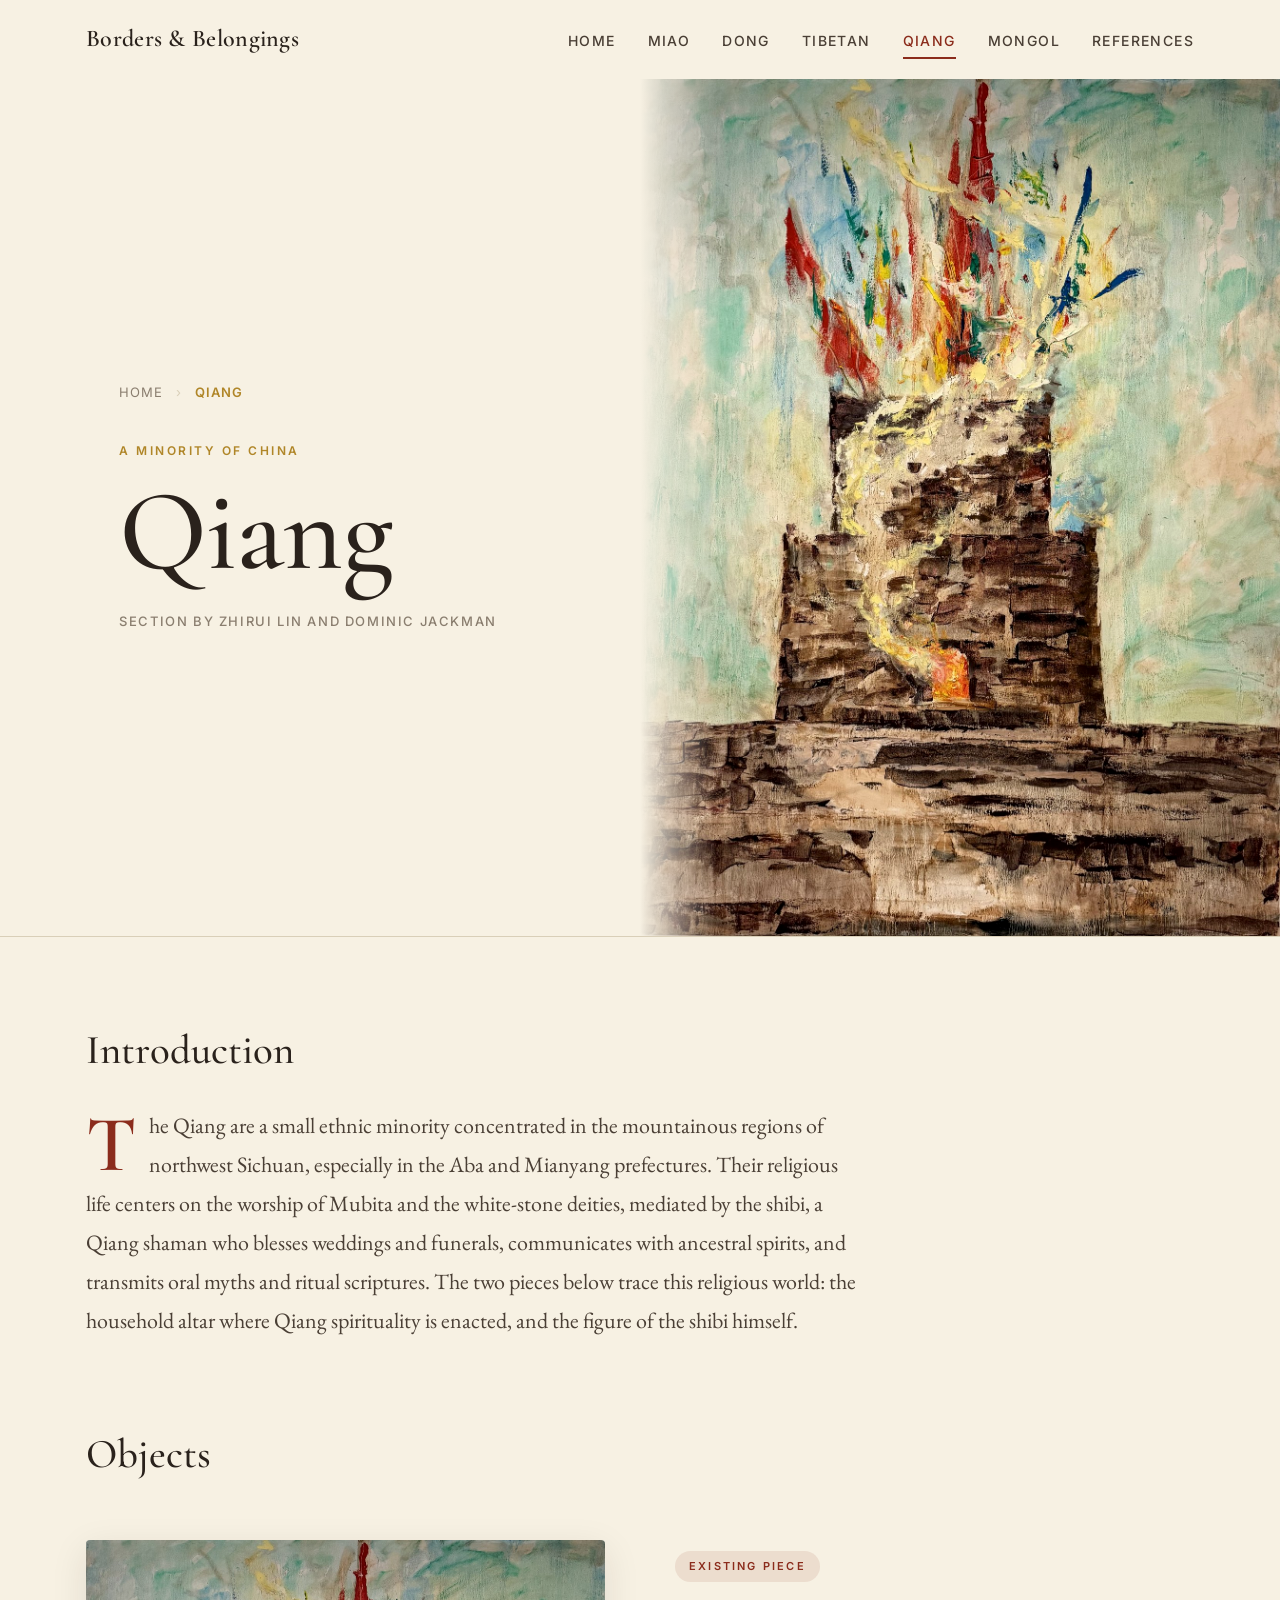
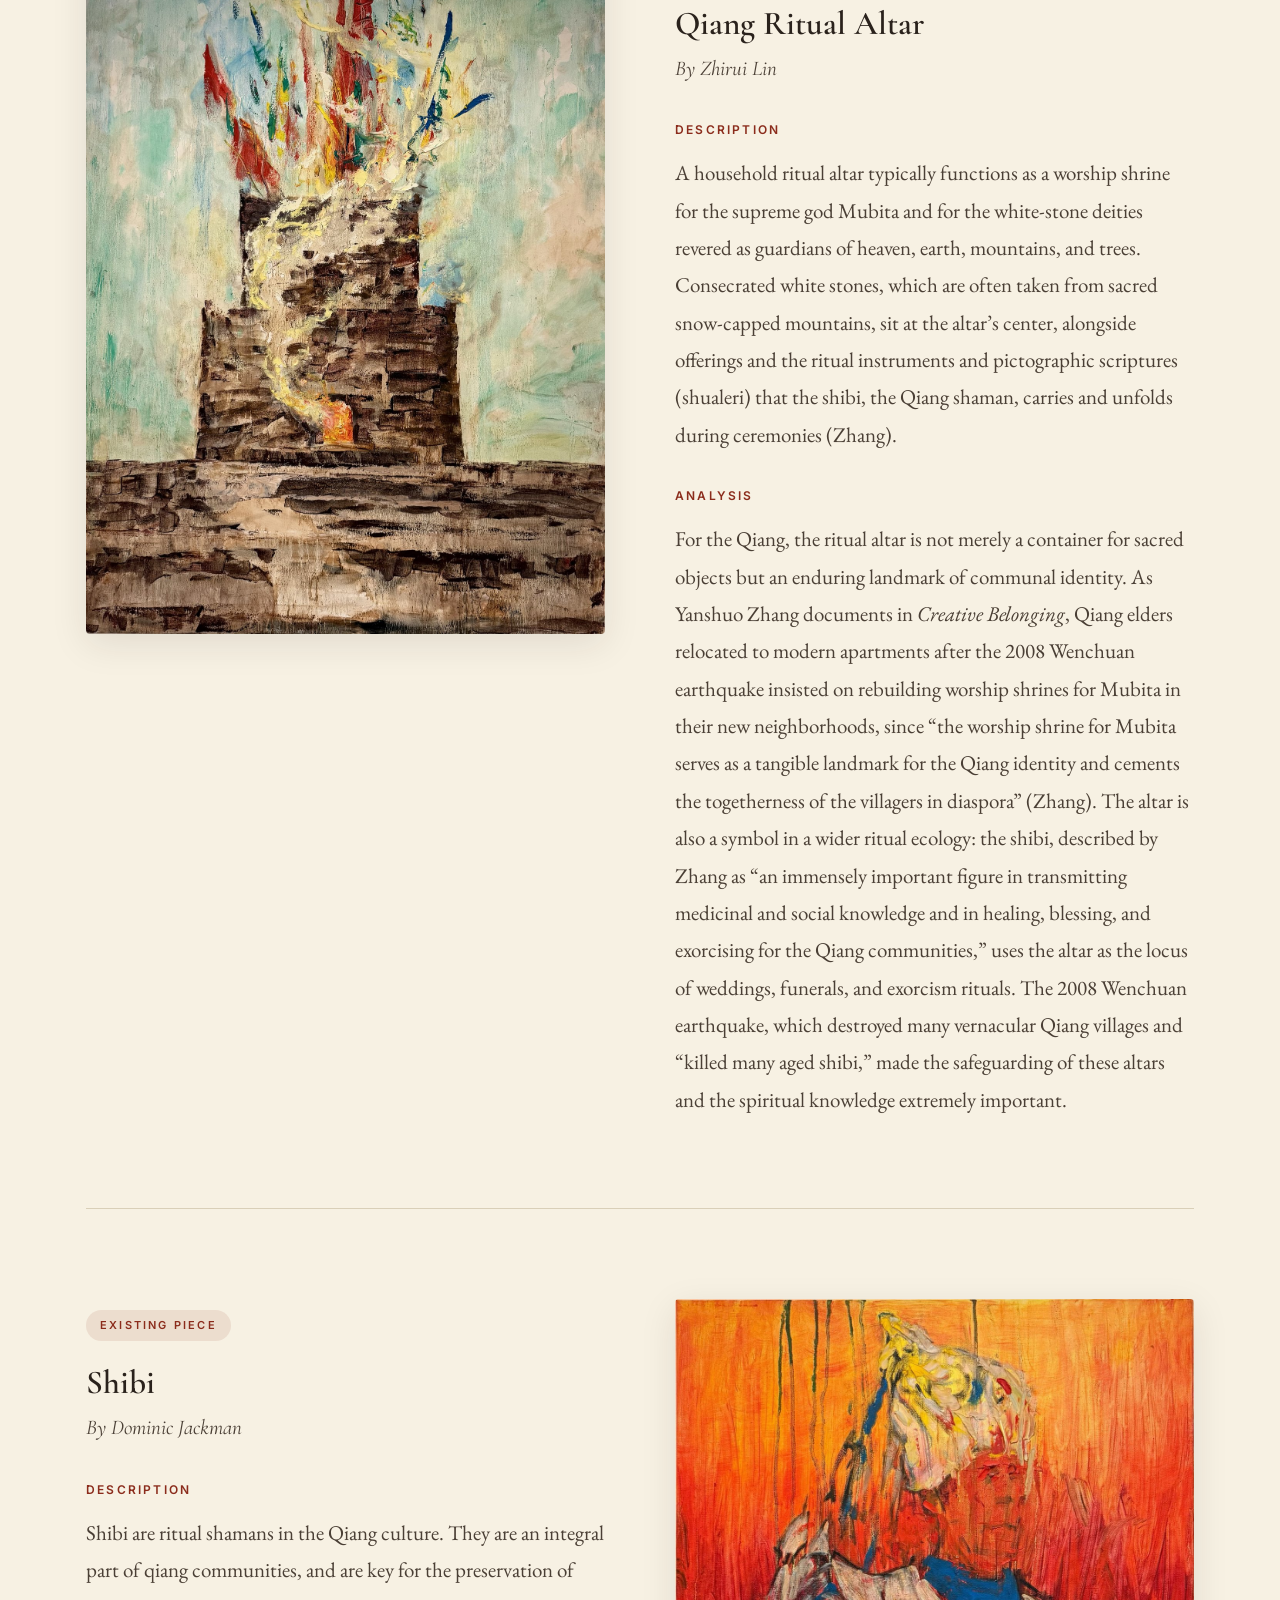
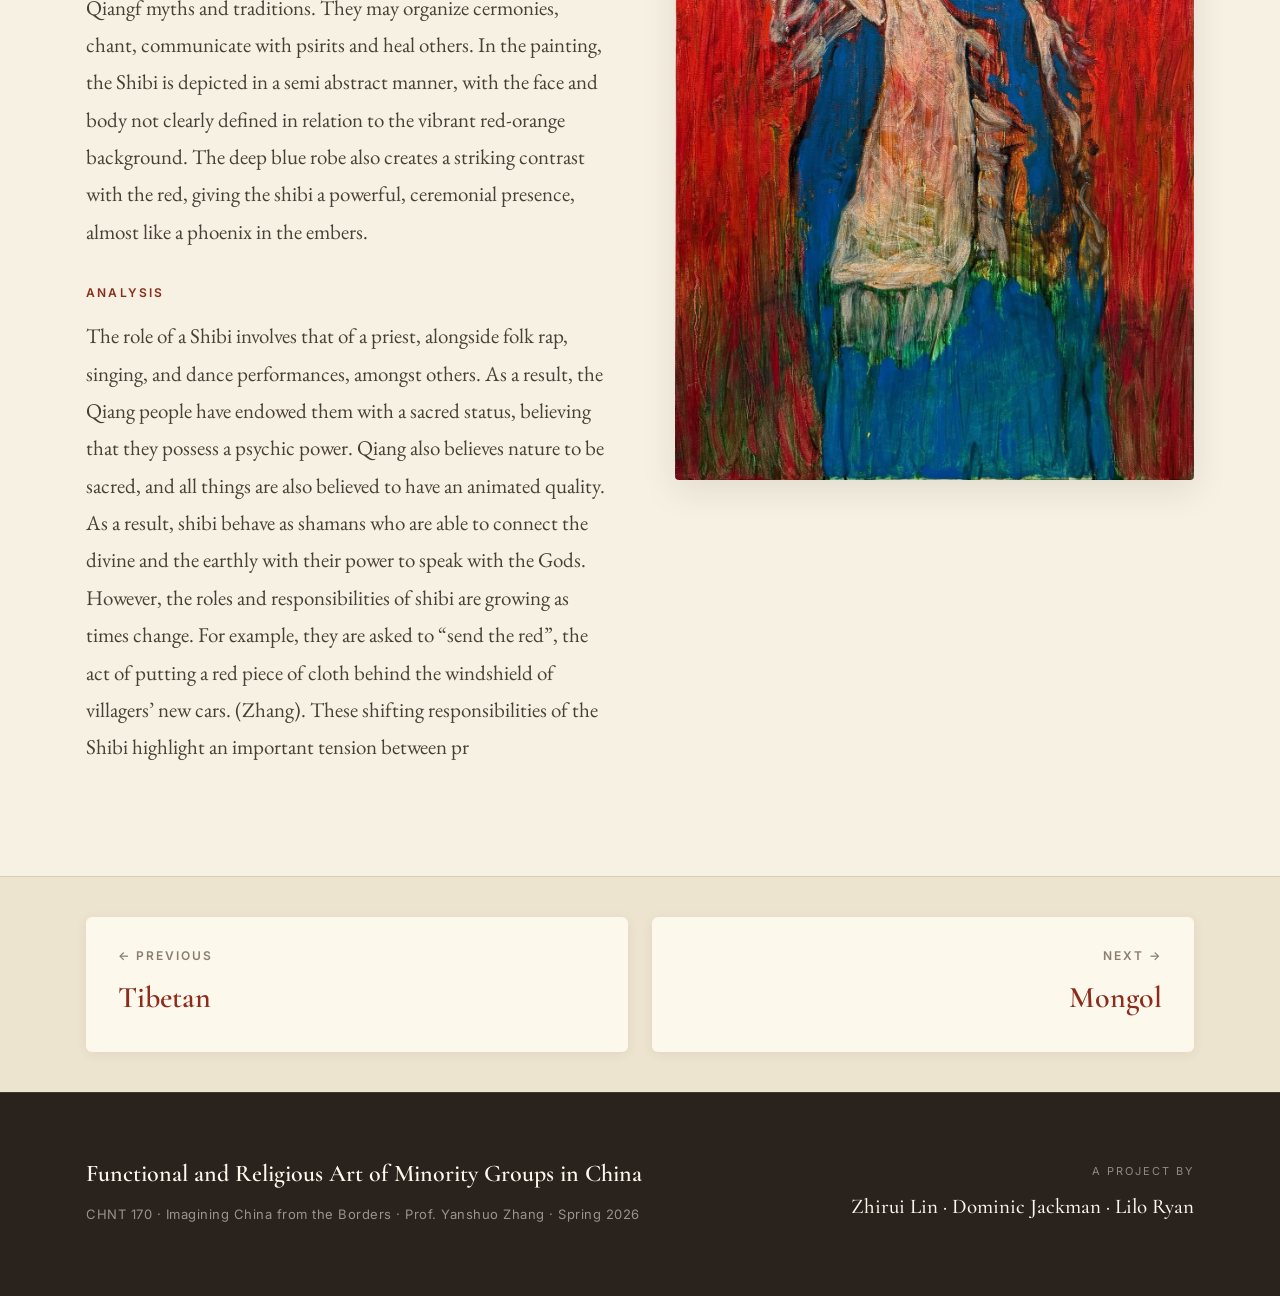
<file: qiang.html>
<!DOCTYPE html>
<html lang="en">
<head>
<meta charset="UTF-8" />
<meta name="viewport" content="width=device-width, initial-scale=1.0" />
<title>Qiang &mdash; Borders &amp; Belongings</title>
<link rel="preconnect" href="https://fonts.googleapis.com">
<link rel="preconnect" href="https://fonts.gstatic.com" crossorigin>
<link href="https://fonts.googleapis.com/css2?family=Cormorant+Garamond:wght@400;500;600;700&family=EB+Garamond:ital,wght@0,400;0,500;0,600;1,400&family=Inter:wght@400;500;600&display=swap" rel="stylesheet">
<link rel="stylesheet" href="styles.css">
</head>
<body>
<nav class="topnav" id="topnav">
  <div class="nav-inner">
    <a href="index.html" class="brand">Borders &amp; Belongings</a>
    <ul class="nav-links">
      <li><a href="index.html"      class="">Home</a></li>
      <li><a href="miao.html"       class="">Miao</a></li>
      <li><a href="dong.html"       class="">Dong</a></li>
      <li><a href="tibetan.html"    class="">Tibetan</a></li>
      <li><a href="qiang.html"      class="current">Qiang</a></li>
      <li><a href="mongol.html"     class="">Mongol</a></li>
      <li><a href="references.html" class="">References</a></li>
    </ul>
  </div>
</nav>
<section class="group-hero qiang-accent">
  <div class="group-hero-inner container">
    <p class="breadcrumb">
      <a href="index.html">Home</a> <span class="bc-sep">›</span> <span class="bc-current">Qiang</span>
    </p>
    <span class="group-eyebrow">A minority of China</span>
    <h1 class="group-title">Qiang</h1>
    <p class="group-author-tag">Section by Zhirui Lin and Dominic Jackman</p>
  </div>
  <div class="group-hero-image">
    <img src="images/qiang-ritual-altar-2.jpg" alt="Qiang household ritual altar" />
  </div>
</section>

<section class="group-intro">
  <div class="container">
    <h2 class="section-h2">Introduction</h2>
    <div class="intro-body">
      <p>
  The Qiang are a small ethnic minority concentrated in the mountainous regions of
  northwest Sichuan, especially in the Aba and Mianyang prefectures. Their religious life
  centers on the worship of Mubita and the white-stone deities, mediated by the shibi,
  a Qiang shaman who blesses weddings and funerals, communicates with ancestral spirits,
  and transmits oral myths and ritual scriptures. The two pieces below trace this religious
  world: the household altar where Qiang spirituality is enacted, and the figure of the
  shibi himself.
</p>

    </div>
  </div>
</section>

<section class="pieces">
  <div class="container">
    <h2 class="section-h2">Objects</h2>
    <article class="piece">
  <div class="piece-image">
    <img src="images/qiang-ritual-altar-2.jpg" alt="Qiang ritual altar painting by Jingui Zhang, oil on canvas" class="" />
  </div>
  <div class="piece-text">
    <span class="piece-tag tag-existing">Existing piece</span>
    <h3>Qiang Ritual Altar</h3>
    <p class="byline">By Zhirui Lin</p>
<h4>Description</h4>
<p>A household ritual altar typically functions as a worship shrine for the supreme god Mubita and for the white-stone deities revered as guardians of heaven, earth, mountains, and trees. Consecrated white stones, which are often taken from sacred snow-capped mountains, sit at the altar&rsquo;s center, alongside offerings and the ritual instruments and pictographic scriptures (shualeri) that the shibi, the Qiang shaman, carries and unfolds during ceremonies (Zhang).</p>
<h4>Analysis</h4>
<p>For the Qiang, the ritual altar is not merely a container for sacred objects but an enduring landmark of communal identity. As Yanshuo Zhang documents in <em>Creative Belonging</em>, Qiang elders relocated to modern apartments after the 2008 Wenchuan earthquake insisted on rebuilding worship shrines for Mubita in their new neighborhoods, since &ldquo;the worship shrine for Mubita serves as a tangible landmark for the Qiang identity and cements the togetherness of the villagers in diaspora&rdquo; (Zhang). The altar is also a symbol in a wider ritual ecology: the shibi, described by Zhang as &ldquo;an immensely important figure in transmitting medicinal and social knowledge and in healing, blessing, and exorcising for the Qiang communities,&rdquo; uses the altar as the locus of weddings, funerals, and exorcism rituals. The 2008 Wenchuan earthquake, which destroyed many vernacular Qiang villages and &ldquo;killed many aged shibi,&rdquo; made the safeguarding of these altars and the spiritual knowledge extremely important.</p>

  </div>
</article>

<article class="piece">
  <div class="piece-image">
    <img src="images/qiang-shibi.jpg" alt="Qiang shibi painting by Jingui Zhang (Fire in the Truth: Qiang Shibi)" class="" />
  </div>
  <div class="piece-text">
    <span class="piece-tag tag-existing">Existing piece</span>
    <h3>Shibi</h3>
    <p class="byline">By Dominic Jackman</p>
<h4>Description</h4>
<p>Shibi are ritual shamans in the Qiang culture. They are an integral part of qiang communities, and are key for the preservation of Qiangf myths and traditions. They may organize cermonies, chant, communicate with psirits and heal others. In the painting, the Shibi is depicted in a semi abstract manner, with the face and body not clearly defined in relation to the vibrant red-orange background. The deep blue robe also creates a striking contrast with the red, giving the shibi a powerful, ceremonial presence, almost like a phoenix in the embers.</p>
<h4>Analysis</h4>
<p>The role of a Shibi involves that of a priest, alongside folk rap, singing, and dance performances, amongst others. As a result, the Qiang people have endowed them with a sacred status, believing that they possess a psychic power. Qiang also believes nature to be sacred, and all things are also believed to have an animated quality. As a result, shibi behave as shamans who are able to connect the divine and the earthly with their power to speak with the Gods. However, the roles and responsibilities of shibi are growing as times change. For example, they are asked to &ldquo;send the red&rdquo;, the act of putting a red piece of cloth behind the windshield of villagers&rsquo; new cars. (Zhang). These shifting responsibilities of the Shibi highlight an important tension between pr</p>

  </div>
</article>
  </div>
</section>

<section class="page-pager">
  <div class="container pager-grid">
    <a class="pager prev" href="tibetan.html">
      <span class="pager-label">← Previous</span>
      <span class="pager-name">Tibetan</span>
    </a>
    <a class="pager next" href="mongol.html">
      <span class="pager-label">Next →</span>
      <span class="pager-name">Mongol</span>
    </a>
  </div>
</section>

<footer class="footer">
  <div class="container">
    <div class="footer-grid">
      <div>
        <p class="footer-title">Functional and Religious Art of Minority Groups in China</p>
        <p class="footer-meta">CHNT 170 &middot; Imagining China from the Borders &middot; Prof. Yanshuo Zhang &middot; Spring 2026</p>
      </div>
      <div class="footer-authors">
        <p class="footer-label">A project by</p>
        <p>Zhirui Lin &middot; Dominic Jackman &middot; Lilo Ryan</p>
      </div>
    </div>
  </div>
</footer>
<script src="site.js"></script>
</body>
</html>
</file>
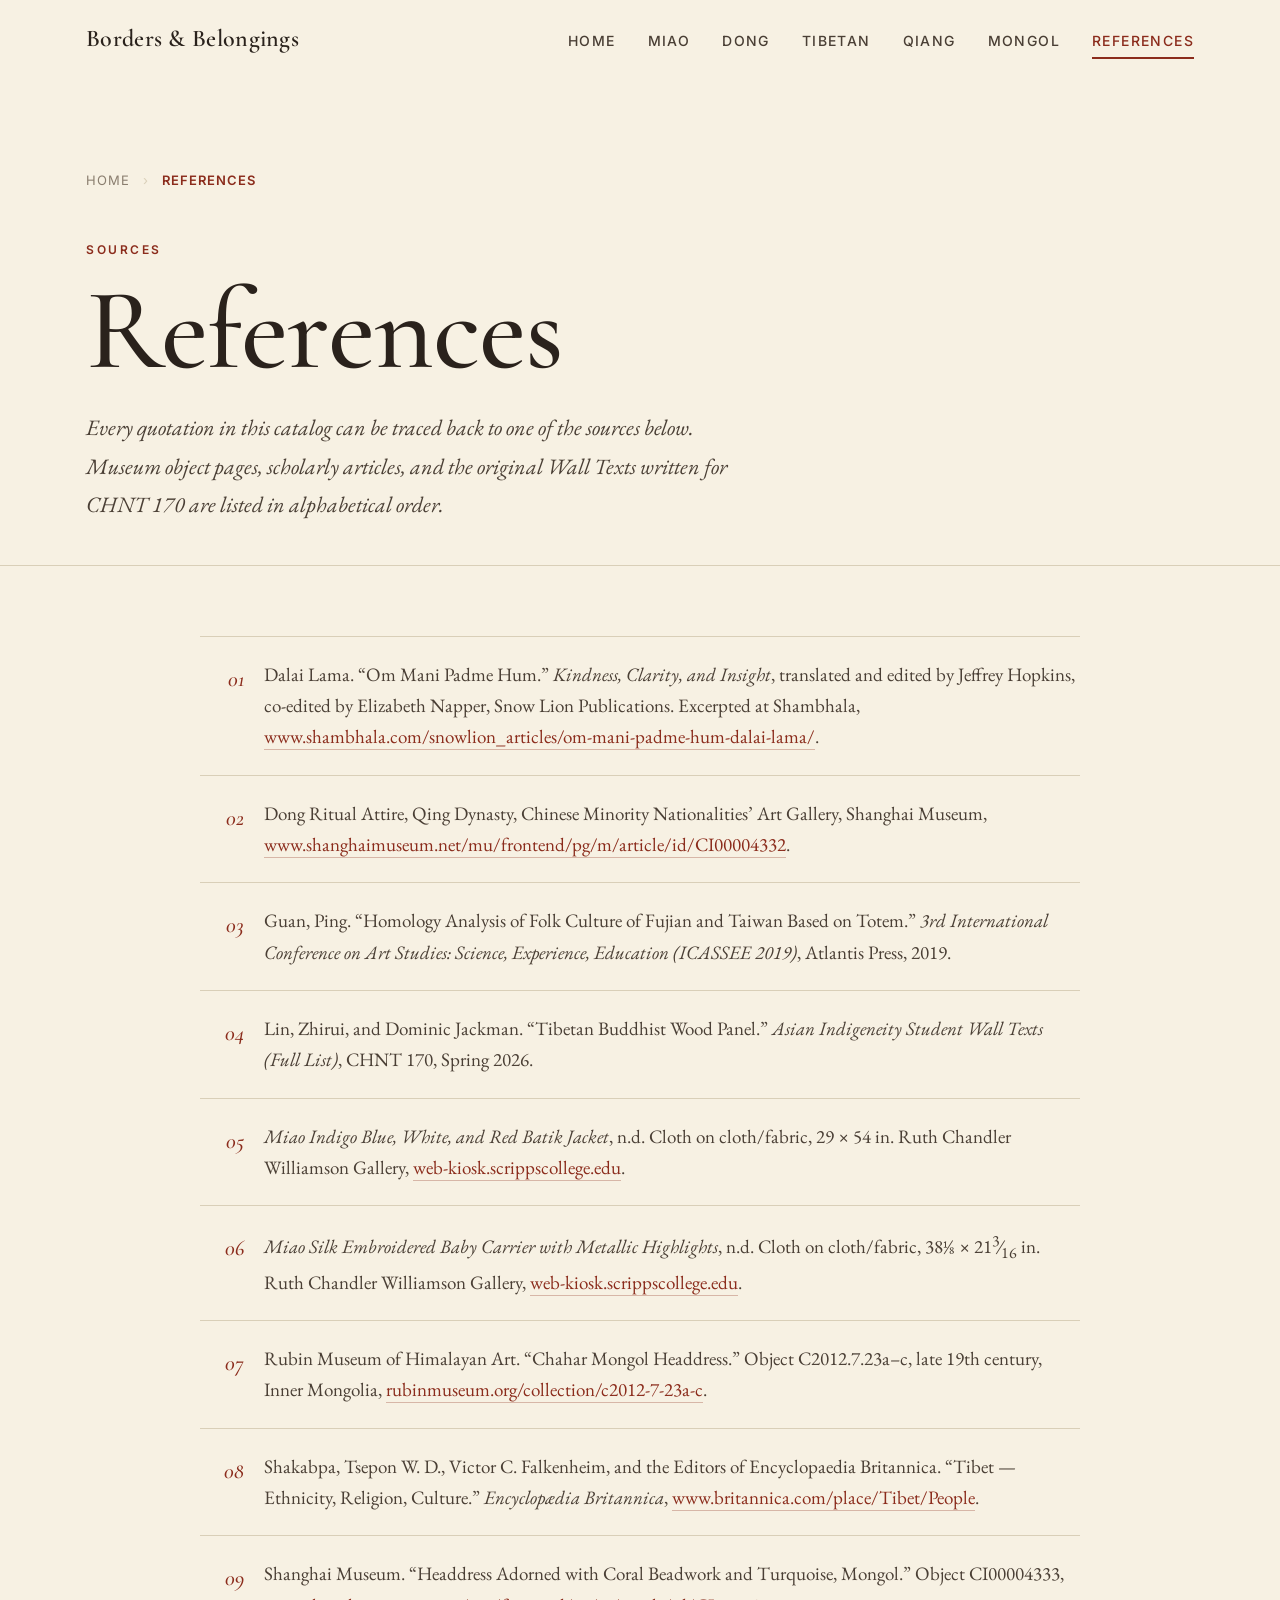
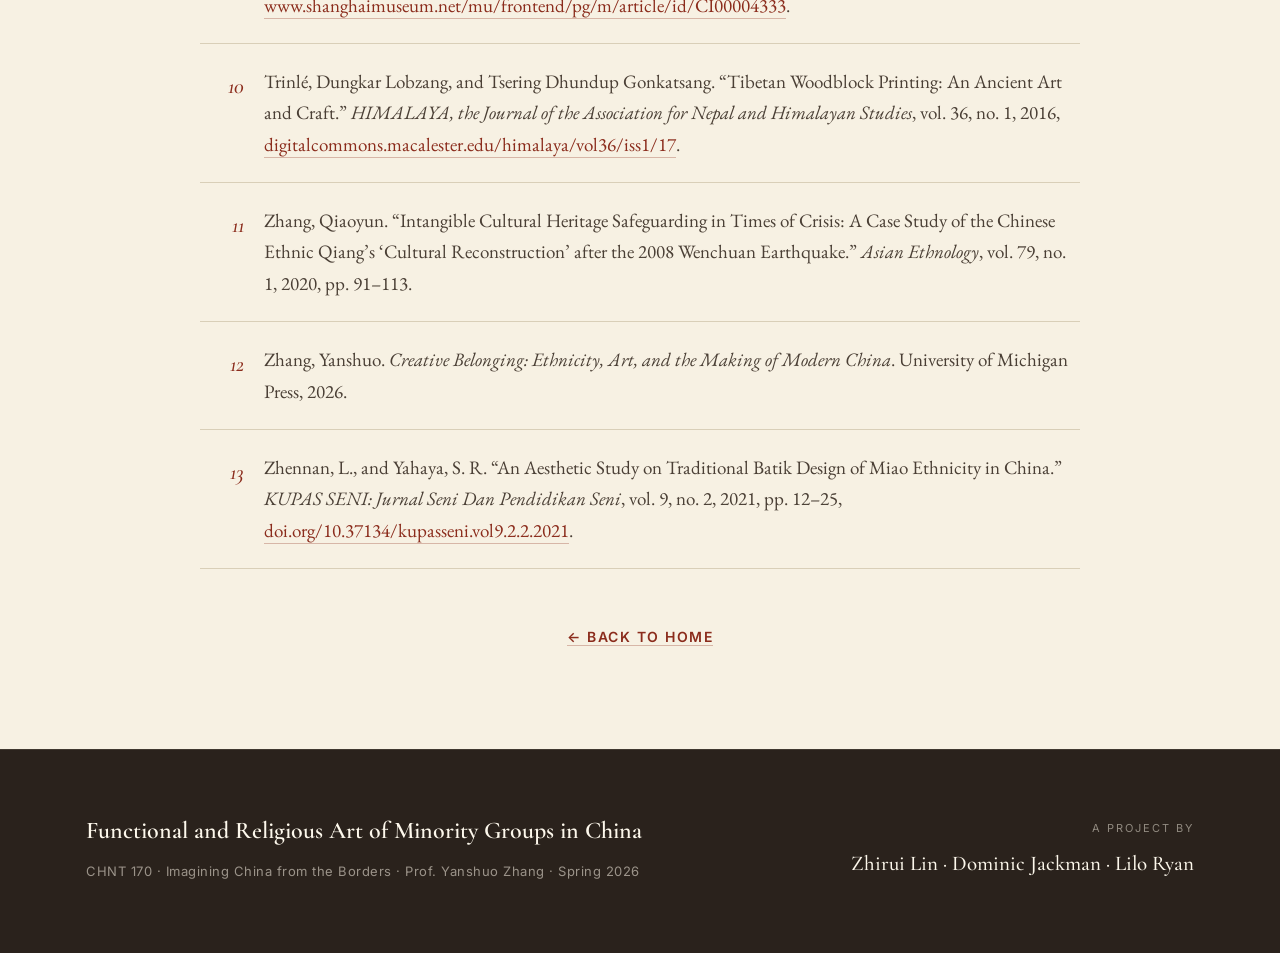
<file: references.html>
<!DOCTYPE html>
<html lang="en">
<head>
<meta charset="UTF-8" />
<meta name="viewport" content="width=device-width, initial-scale=1.0" />
<title>References &mdash; Borders &amp; Belongings</title>
<link rel="preconnect" href="https://fonts.googleapis.com">
<link rel="preconnect" href="https://fonts.gstatic.com" crossorigin>
<link href="https://fonts.googleapis.com/css2?family=Cormorant+Garamond:wght@400;500;600;700&family=EB+Garamond:ital,wght@0,400;0,500;0,600;1,400&family=Inter:wght@400;500;600&display=swap" rel="stylesheet">
<link rel="stylesheet" href="styles.css">
</head>
<body>
<nav class="topnav" id="topnav">
  <div class="nav-inner">
    <a href="index.html" class="brand">Borders &amp; Belongings</a>
    <ul class="nav-links">
      <li><a href="index.html"      class="">Home</a></li>
      <li><a href="miao.html"       class="">Miao</a></li>
      <li><a href="dong.html"       class="">Dong</a></li>
      <li><a href="tibetan.html"    class="">Tibetan</a></li>
      <li><a href="qiang.html"      class="">Qiang</a></li>
      <li><a href="mongol.html"     class="">Mongol</a></li>
      <li><a href="references.html" class="current">References</a></li>
    </ul>
  </div>
</nav>
<section class="page-header refs-header">
  <div class="container">
    <p class="breadcrumb">
      <a href="index.html">Home</a> <span class="bc-sep">›</span> <span class="bc-current">References</span>
    </p>
    <span class="group-eyebrow">Sources</span>
    <h1 class="group-title">References</h1>
    <p class="page-lede">Every quotation in this catalog can be traced back to one of the sources below. Museum object pages, scholarly articles, and the original Wall Texts written for CHNT 170 are listed in alphabetical order.</p>
  </div>
</section>

<section class="references-page">
  <div class="container">
    <ol class="ref-list-page">
      <li>
        Dalai Lama. &ldquo;Om Mani Padme Hum.&rdquo; <em>Kindness, Clarity, and Insight</em>,
        translated and edited by Jeffrey Hopkins, co-edited by Elizabeth Napper, Snow Lion
        Publications. Excerpted at Shambhala,
        <a href="https://www.shambhala.com/snowlion_articles/om-mani-padme-hum-dalai-lama/">www.shambhala.com/snowlion_articles/om-mani-padme-hum-dalai-lama/</a>.
      </li>
      <li>
        Dong Ritual Attire, Qing Dynasty, Chinese Minority Nationalities&rsquo; Art Gallery,
        Shanghai Museum,
        <a href="https://www.shanghaimuseum.net/mu/frontend/pg/m/article/id/CI00004332">www.shanghaimuseum.net/mu/frontend/pg/m/article/id/CI00004332</a>.
      </li>
      <li>
        Guan, Ping. &ldquo;Homology Analysis of Folk Culture of Fujian and Taiwan Based on
        Totem.&rdquo; <em>3rd International Conference on Art Studies: Science, Experience,
        Education (ICASSEE 2019)</em>, Atlantis Press, 2019.
      </li>
      <li>
        Lin, Zhirui, and Dominic Jackman. &ldquo;Tibetan Buddhist Wood Panel.&rdquo;
        <em>Asian Indigeneity Student Wall Texts (Full List)</em>, CHNT 170, Spring 2026.
      </li>
      <li>
        <em>Miao Indigo Blue, White, and Red Batik Jacket</em>, n.d. Cloth on cloth/fabric,
        29 &times; 54 in. Ruth Chandler Williamson Gallery,
        <a href="https://web-kiosk.scrippscollege.edu/objects-1/info?query=mfs%20all%20%22miao%22&sort=9&page=6">web-kiosk.scrippscollege.edu</a>.
      </li>
      <li>
        <em>Miao Silk Embroidered Baby Carrier with Metallic Highlights</em>, n.d. Cloth on
        cloth/fabric, 38&frac18; &times; 21<sup>3</sup>&frasl;<sub>16</sub> in. Ruth Chandler
        Williamson Gallery,
        <a href="https://web-kiosk.scrippscollege.edu/objects-1/info?query=mfs%20all%20%22miao%20baby%22&sort=9&page=4">web-kiosk.scrippscollege.edu</a>.
      </li>
      <li>
        Rubin Museum of Himalayan Art. &ldquo;Chahar Mongol Headdress.&rdquo; Object
        C2012.7.23a&ndash;c, late 19th century, Inner Mongolia,
        <a href="https://rubinmuseum.org/collection/c2012-7-23a-c/">rubinmuseum.org/collection/c2012-7-23a-c</a>.
      </li>
      <li>
        Shakabpa, Tsepon W. D., Victor C. Falkenheim, and the Editors of Encyclopaedia
        Britannica. &ldquo;Tibet &mdash; Ethnicity, Religion, Culture.&rdquo;
        <em>Encyclop&aelig;dia Britannica</em>,
        <a href="https://www.britannica.com/place/Tibet/People">www.britannica.com/place/Tibet/People</a>.
      </li>
      <li>
        Shanghai Museum. &ldquo;Headdress Adorned with Coral Beadwork and Turquoise,
        Mongol.&rdquo; Object CI00004333,
        <a href="https://www.shanghaimuseum.net/mu/frontend/pg/m/article/id/CI00004333">www.shanghaimuseum.net/mu/frontend/pg/m/article/id/CI00004333</a>.
      </li>
      <li>
        Trinl&eacute;, Dungkar Lobzang, and Tsering Dhundup Gonkatsang. &ldquo;Tibetan
        Woodblock Printing: An Ancient Art and Craft.&rdquo; <em>HIMALAYA, the Journal of
        the Association for Nepal and Himalayan Studies</em>, vol. 36, no. 1, 2016,
        <a href="https://digitalcommons.macalester.edu/himalaya/vol36/iss1/17">digitalcommons.macalester.edu/himalaya/vol36/iss1/17</a>.
      </li>
      <li>
        Zhang, Qiaoyun. &ldquo;Intangible Cultural Heritage Safeguarding in Times of
        Crisis: A Case Study of the Chinese Ethnic Qiang&rsquo;s &lsquo;Cultural
        Reconstruction&rsquo; after the 2008 Wenchuan Earthquake.&rdquo; <em>Asian
        Ethnology</em>, vol. 79, no. 1, 2020, pp. 91&ndash;113.
      </li>
      <li>
        Zhang, Yanshuo. <em>Creative Belonging: Ethnicity, Art, and the Making of Modern
        China</em>. University of Michigan Press, 2026.
      </li>
      <li>
        Zhennan, L., and Yahaya, S. R. &ldquo;An Aesthetic Study on Traditional Batik
        Design of Miao Ethnicity in China.&rdquo; <em>KUPAS SENI: Jurnal Seni Dan
        Pendidikan Seni</em>, vol. 9, no. 2, 2021, pp. 12&ndash;25,
        <a href="https://doi.org/10.37134/kupasseni.vol9.2.2.2021">doi.org/10.37134/kupasseni.vol9.2.2.2021</a>.
      </li>
    </ol>

    <p class="back-home"><a href="index.html">← Back to home</a></p>
  </div>
</section>

<footer class="footer">
  <div class="container">
    <div class="footer-grid">
      <div>
        <p class="footer-title">Functional and Religious Art of Minority Groups in China</p>
        <p class="footer-meta">CHNT 170 &middot; Imagining China from the Borders &middot; Prof. Yanshuo Zhang &middot; Spring 2026</p>
      </div>
      <div class="footer-authors">
        <p class="footer-label">A project by</p>
        <p>Zhirui Lin &middot; Dominic Jackman &middot; Lilo Ryan</p>
      </div>
    </div>
  </div>
</footer>
<script src="site.js"></script>
</body>
</html>
</file>
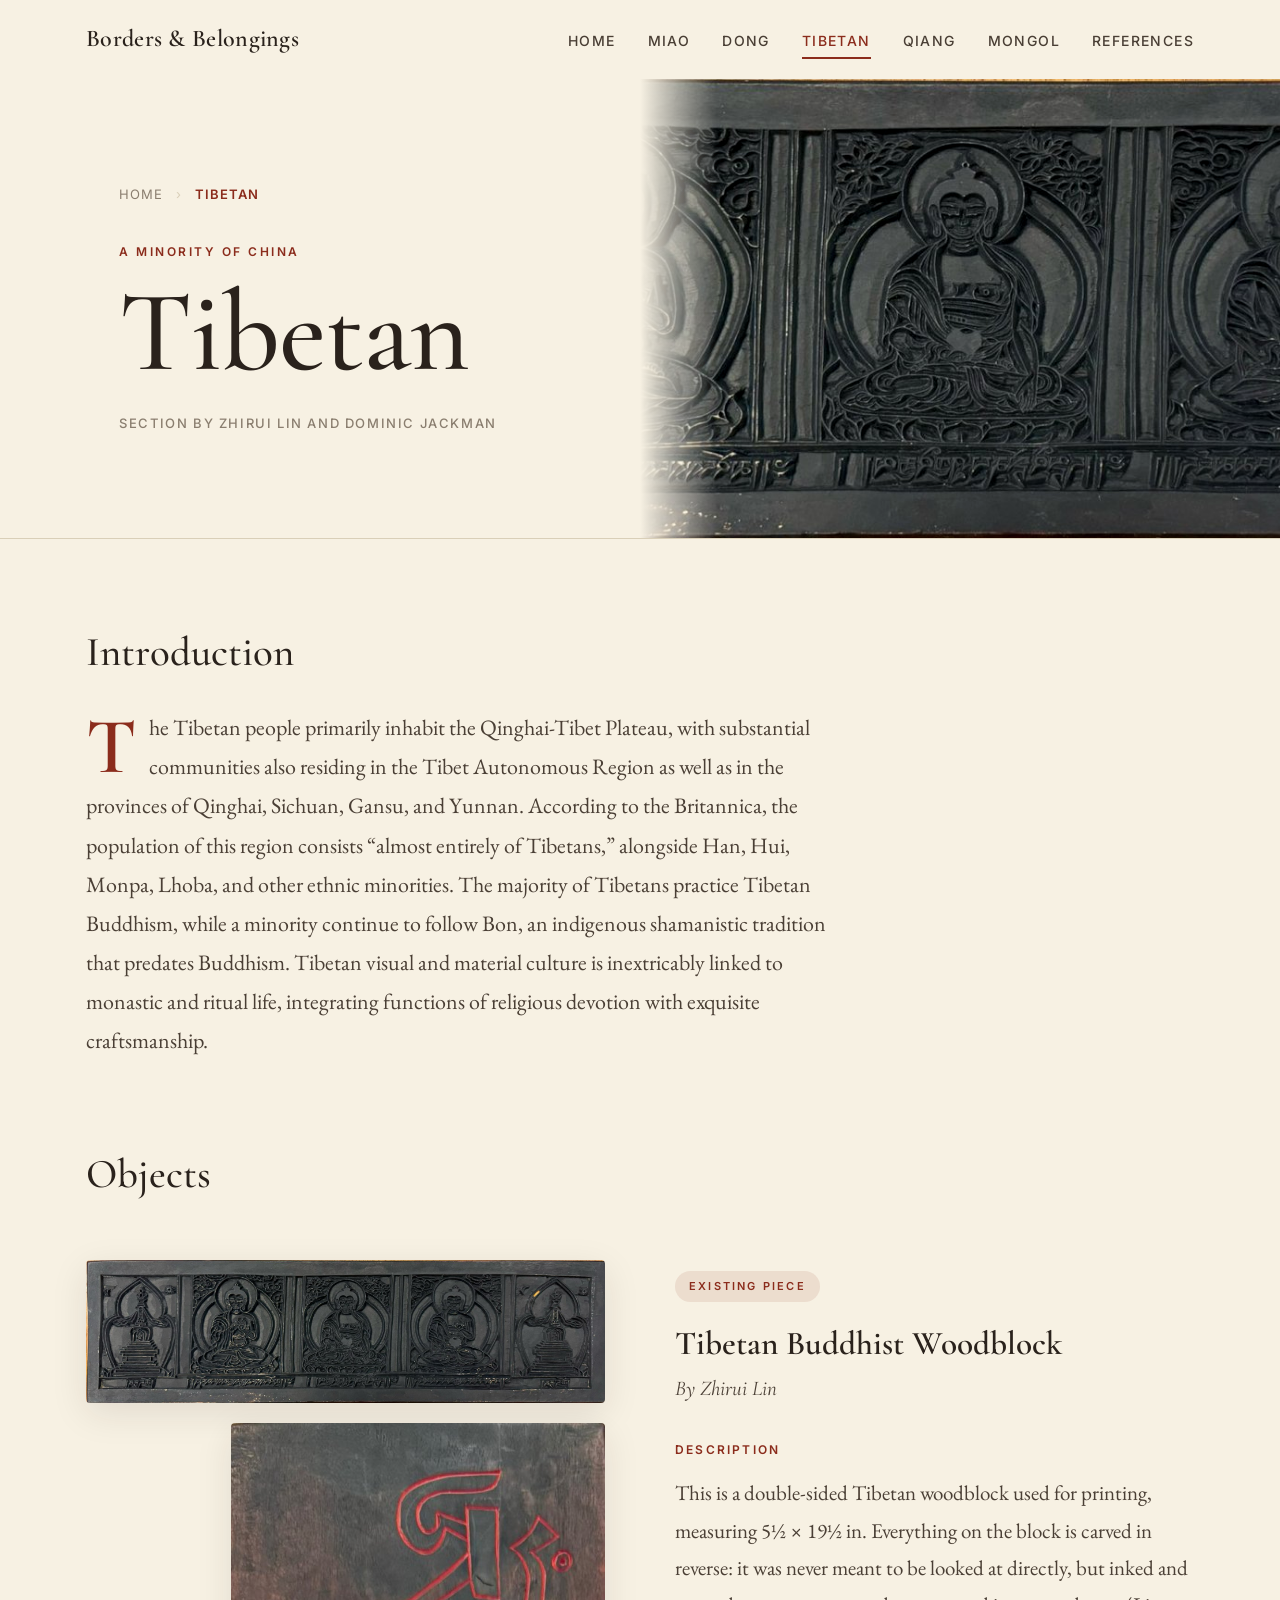
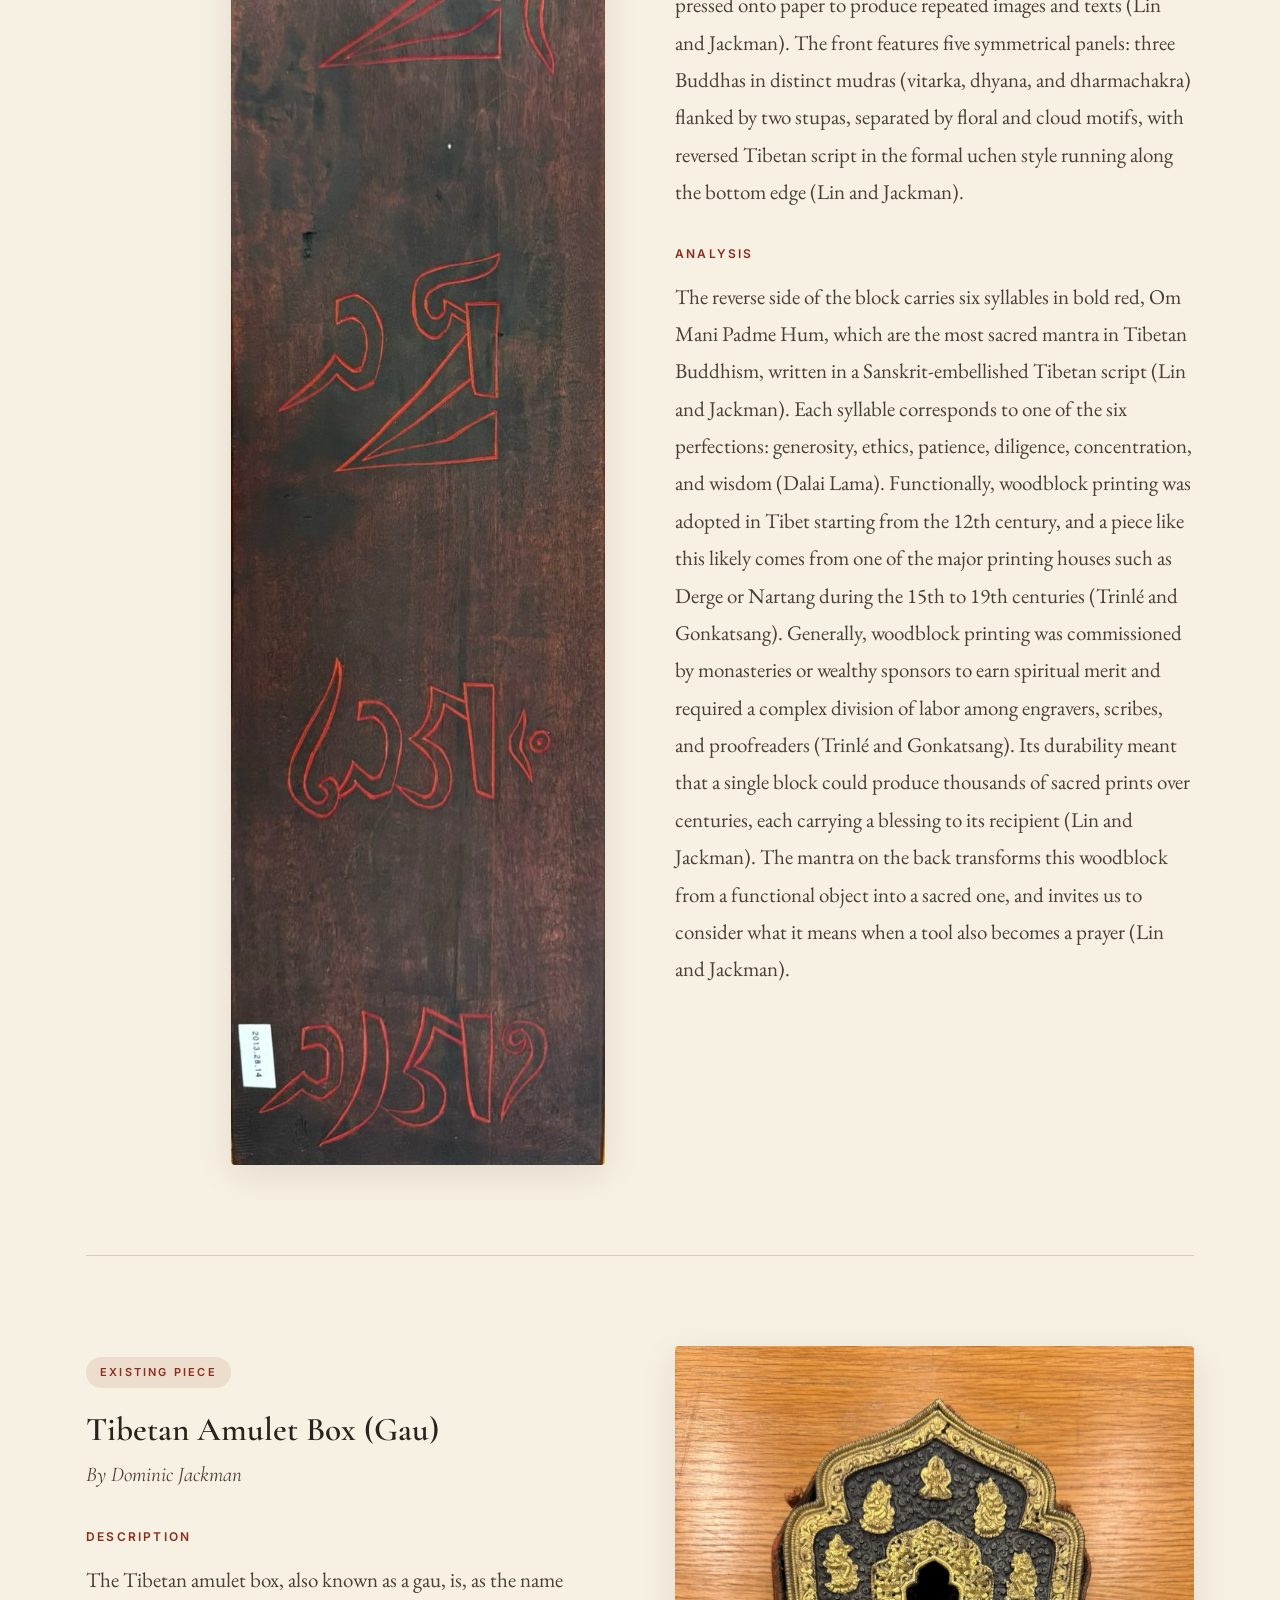
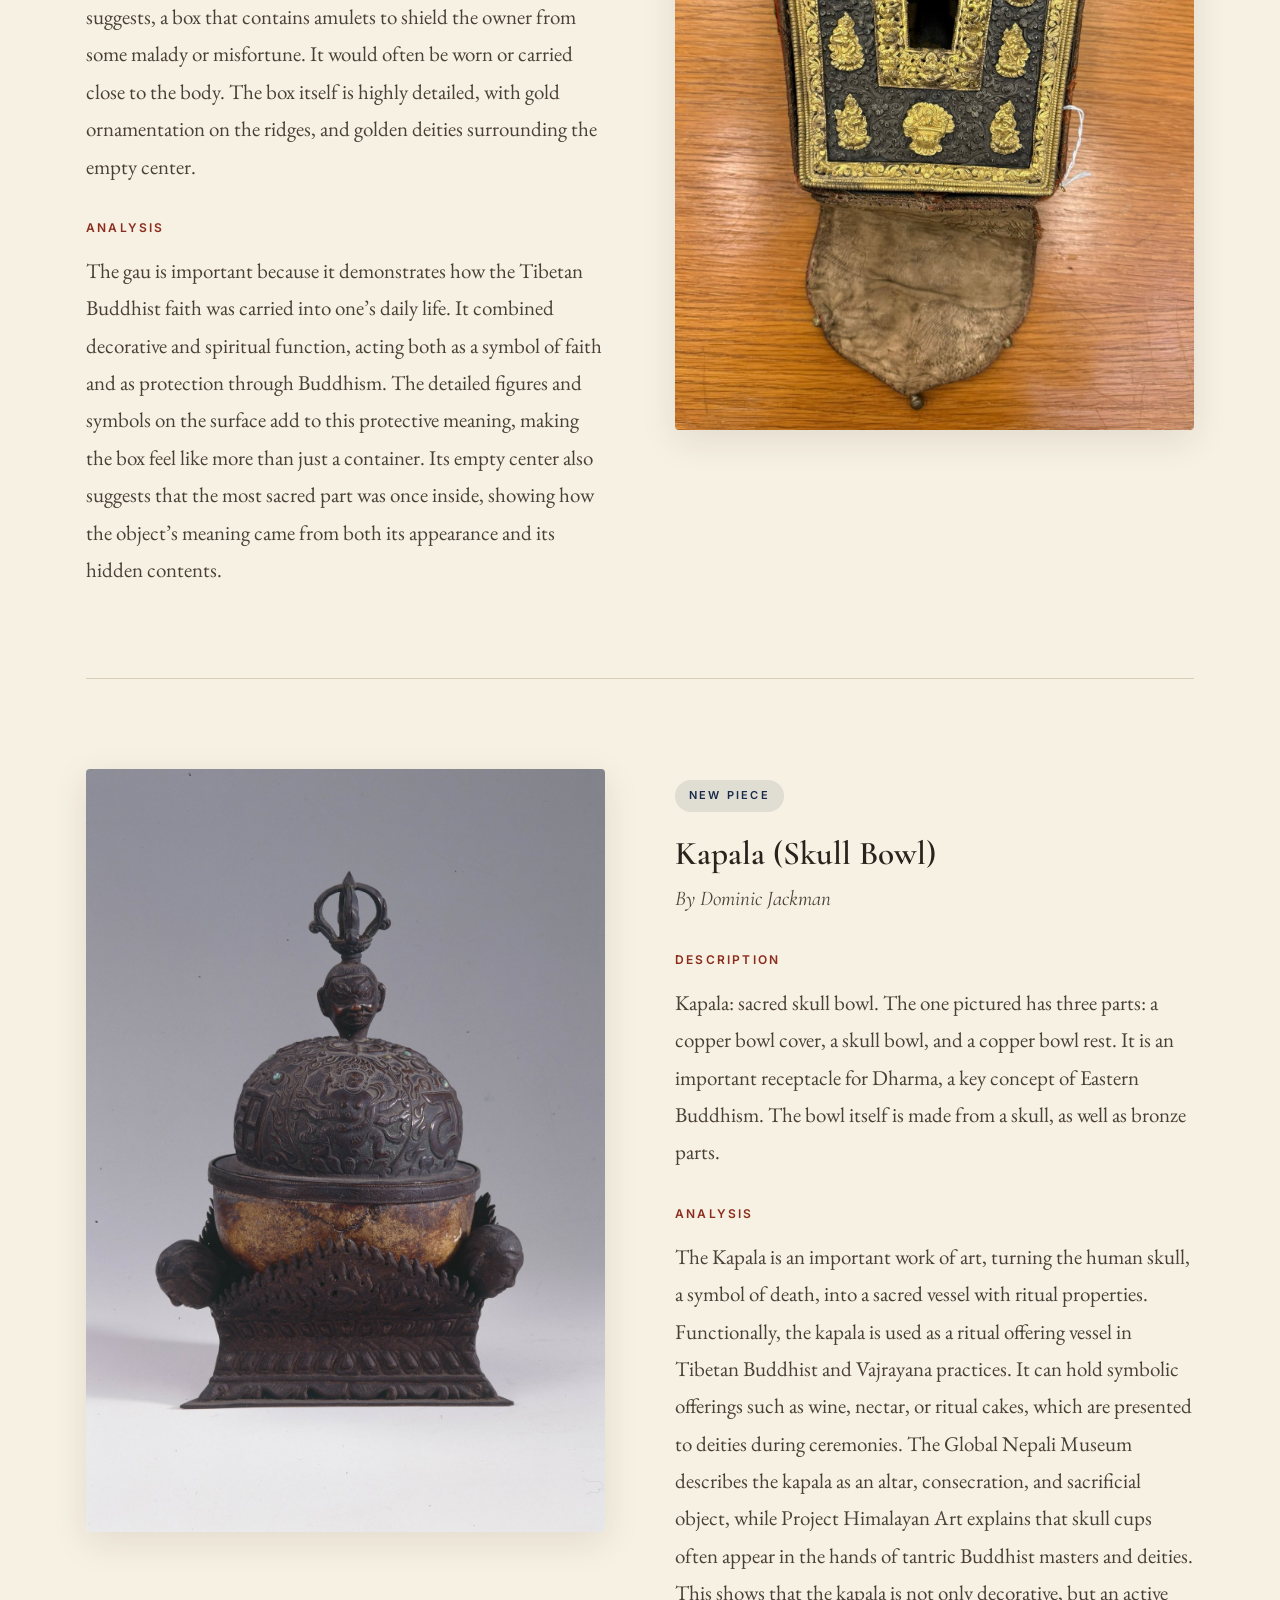
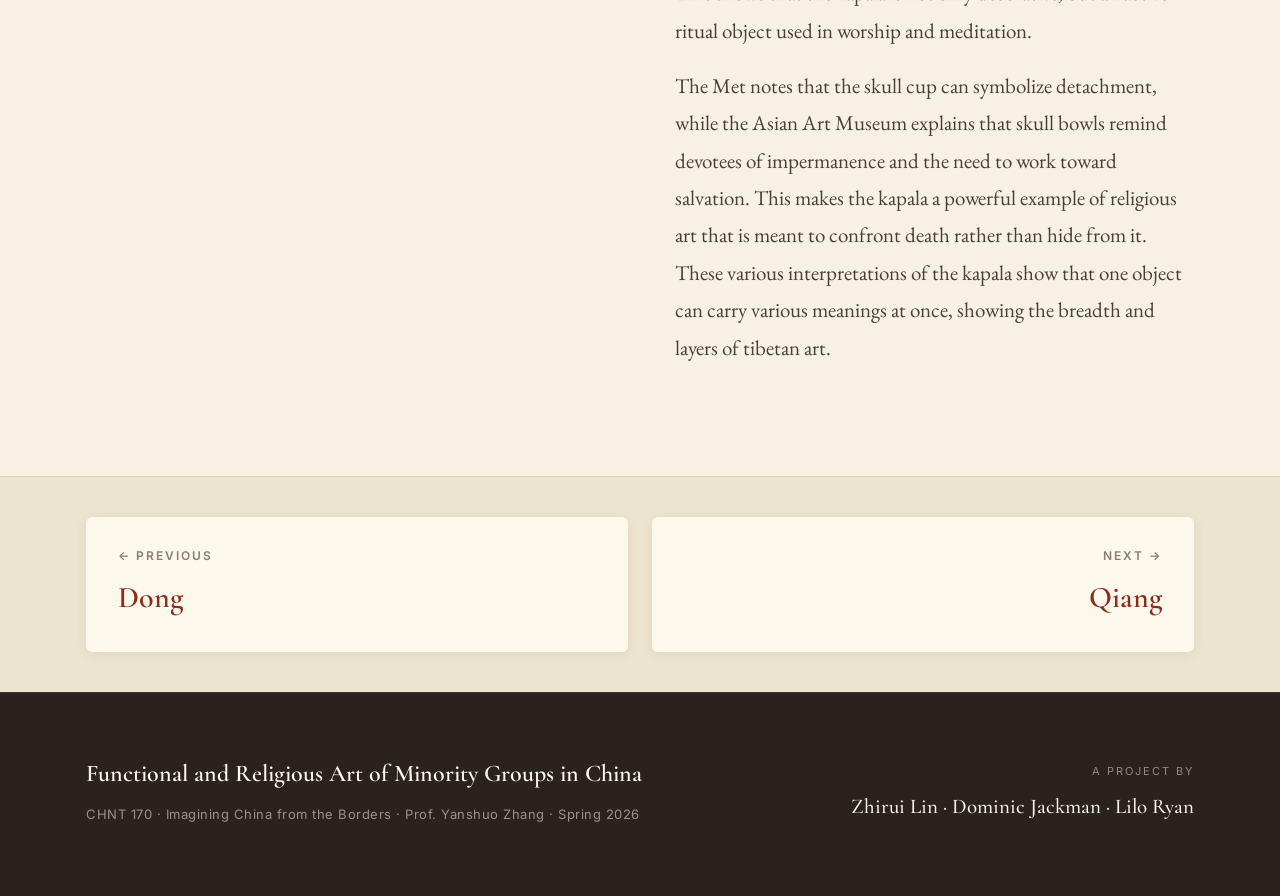
<file: tibetan.html>
<!DOCTYPE html>
<html lang="en">
<head>
<meta charset="UTF-8" />
<meta name="viewport" content="width=device-width, initial-scale=1.0" />
<title>Tibetan &mdash; Borders &amp; Belongings</title>
<link rel="preconnect" href="https://fonts.googleapis.com">
<link rel="preconnect" href="https://fonts.gstatic.com" crossorigin>
<link href="https://fonts.googleapis.com/css2?family=Cormorant+Garamond:wght@400;500;600;700&family=EB+Garamond:ital,wght@0,400;0,500;0,600;1,400&family=Inter:wght@400;500;600&display=swap" rel="stylesheet">
<link rel="stylesheet" href="styles.css">
</head>
<body>
<nav class="topnav" id="topnav">
  <div class="nav-inner">
    <a href="index.html" class="brand">Borders &amp; Belongings</a>
    <ul class="nav-links">
      <li><a href="index.html"      class="">Home</a></li>
      <li><a href="miao.html"       class="">Miao</a></li>
      <li><a href="dong.html"       class="">Dong</a></li>
      <li><a href="tibetan.html"    class="current">Tibetan</a></li>
      <li><a href="qiang.html"      class="">Qiang</a></li>
      <li><a href="mongol.html"     class="">Mongol</a></li>
      <li><a href="references.html" class="">References</a></li>
    </ul>
  </div>
</nav>
<section class="group-hero tibetan-accent">
  <div class="group-hero-inner container">
    <p class="breadcrumb">
      <a href="index.html">Home</a> <span class="bc-sep">›</span> <span class="bc-current">Tibetan</span>
    </p>
    <span class="group-eyebrow">A minority of China</span>
    <h1 class="group-title">Tibetan</h1>
    <p class="group-author-tag">Section by Zhirui Lin and Dominic Jackman</p>
  </div>
  <div class="group-hero-image">
    <img src="images/tibetan-woodblock-front.jpg" alt="Tibetan woodblock with five panels of Buddhas and stupas" />
  </div>
</section>

<section class="group-intro">
  <div class="container">
    <h2 class="section-h2">Introduction</h2>
    <div class="intro-body">
      <p>
  The Tibetan people primarily inhabit the Qinghai-Tibet Plateau, with substantial
  communities also residing in the Tibet Autonomous Region as well as in the provinces of
  Qinghai, Sichuan, Gansu, and Yunnan. According to the Britannica, the population of this
  region consists &ldquo;almost entirely of Tibetans,&rdquo; alongside Han, Hui, Monpa,
  Lhoba, and other ethnic minorities. The majority of Tibetans practice Tibetan Buddhism,
  while a minority continue to follow Bon, an indigenous shamanistic tradition that
  predates Buddhism. Tibetan visual and material culture is inextricably linked to
  monastic and ritual life, integrating functions of religious devotion with exquisite
  craftsmanship.
</p>

    </div>
  </div>
</section>

<section class="pieces">
  <div class="container">
    <h2 class="section-h2">Objects</h2>
    <article class="piece">
  <div class="piece-image">
    <img src="images/tibetan-woodblock-front.jpg" alt="Tibetan woodblock front, with five panels of Buddhas and stupas" class="" />
<img src="images/tibetan-woodblock-back.jpg" alt="Tibetan woodblock reverse, with red Om Mani Padme Hum syllables" class="secondary-image" />
  </div>
  <div class="piece-text">
    <span class="piece-tag tag-existing">Existing piece</span>
    <h3>Tibetan Buddhist Woodblock</h3>
    <p class="byline">By Zhirui Lin</p>
<h4>Description</h4>
<p>This is a double-sided Tibetan woodblock used for printing, measuring 5&frac12; &times; 19&frac12; in. Everything on the block is carved in reverse: it was never meant to be looked at directly, but inked and pressed onto paper to produce repeated images and texts (Lin and Jackman). The front features five symmetrical panels: three Buddhas in distinct mudras (vitarka, dhyana, and dharmachakra) flanked by two stupas, separated by floral and cloud motifs, with reversed Tibetan script in the formal uchen style running along the bottom edge (Lin and Jackman).</p>
<h4>Analysis</h4>
<p>The reverse side of the block carries six syllables in bold red, Om Mani Padme Hum, which are the most sacred mantra in Tibetan Buddhism, written in a Sanskrit-embellished Tibetan script (Lin and Jackman). Each syllable corresponds to one of the six perfections: generosity, ethics, patience, diligence, concentration, and wisdom (Dalai Lama). Functionally, woodblock printing was adopted in Tibet starting from the 12th century, and a piece like this likely comes from one of the major printing houses such as Derge or Nartang during the 15th to 19th centuries (Trinl&eacute; and Gonkatsang). Generally, woodblock printing was commissioned by monasteries or wealthy sponsors to earn spiritual merit and required a complex division of labor among engravers, scribes, and proofreaders (Trinl&eacute; and Gonkatsang). Its durability meant that a single block could produce thousands of sacred prints over centuries, each carrying a blessing to its recipient (Lin and Jackman). The mantra on the back transforms this woodblock from a functional object into a sacred one, and invites us to consider what it means when a tool also becomes a prayer (Lin and Jackman).</p>

  </div>
</article>

<article class="piece">
  <div class="piece-image">
    <img src="images/tibetan-amulet-box.jpg" alt="Tibetan amulet box (gau) with copper and silver detailing" class="" />
  </div>
  <div class="piece-text">
    <span class="piece-tag tag-existing">Existing piece</span>
    <h3>Tibetan Amulet Box (Gau)</h3>
    <p class="byline">By Dominic Jackman</p>
<h4>Description</h4>
<p>The Tibetan amulet box, also known as a gau, is, as the name suggests, a box that contains amulets to shield the owner from some malady or misfortune. It would often be worn or carried close to the body. The box itself is highly detailed, with gold ornamentation on the ridges, and golden deities surrounding the empty center.</p>
<h4>Analysis</h4>
<p>The gau is important because it demonstrates how the Tibetan Buddhist faith was carried into one&rsquo;s daily life. It combined decorative and spiritual function, acting both as a symbol of faith and as protection through Buddhism. The detailed figures and symbols on the surface add to this protective meaning, making the box feel like more than just a container. Its empty center also suggests that the most sacred part was once inside, showing how the object&rsquo;s meaning came from both its appearance and its hidden contents.</p>

  </div>
</article>

<article class="piece">
  <div class="piece-image">
    <img src="images/tibetan-kapala.jpg" alt="Tibetan kapala (skull bowl) with copper cover and rest" class="" />
  </div>
  <div class="piece-text">
    <span class="piece-tag tag-new">New piece</span>
    <h3>Kapala (Skull Bowl)</h3>
    <p class="byline">By Dominic Jackman</p>
<h4>Description</h4>
<p>Kapala: sacred skull bowl. The one pictured has three parts: a copper bowl cover, a skull bowl, and a copper bowl rest. It is an important receptacle for Dharma, a key concept of Eastern Buddhism. The bowl itself is made from a skull, as well as bronze parts.</p>
<h4>Analysis</h4>
<p>The Kapala is an important work of art, turning the human skull, a symbol of death, into a sacred vessel with ritual properties. Functionally, the kapala is used as a ritual offering vessel in Tibetan Buddhist and Vajrayana practices. It can hold symbolic offerings such as wine, nectar, or ritual cakes, which are presented to deities during ceremonies. The Global Nepali Museum describes the kapala as an altar, consecration, and sacrificial object, while Project Himalayan Art explains that skull cups often appear in the hands of tantric Buddhist masters and deities. This shows that the kapala is not only decorative, but an active ritual object used in worship and meditation.</p>
<p>The Met notes that the skull cup can symbolize detachment, while the Asian Art Museum explains that skull bowls remind devotees of impermanence and the need to work toward salvation. This makes the kapala a powerful example of religious art that is meant to confront death rather than hide from it. These various interpretations of the kapala show that one object can carry various meanings at once, showing the breadth and layers of tibetan art.</p>

  </div>
</article>
  </div>
</section>

<section class="page-pager">
  <div class="container pager-grid">
    <a class="pager prev" href="dong.html">
      <span class="pager-label">← Previous</span>
      <span class="pager-name">Dong</span>
    </a>
    <a class="pager next" href="qiang.html">
      <span class="pager-label">Next →</span>
      <span class="pager-name">Qiang</span>
    </a>
  </div>
</section>

<footer class="footer">
  <div class="container">
    <div class="footer-grid">
      <div>
        <p class="footer-title">Functional and Religious Art of Minority Groups in China</p>
        <p class="footer-meta">CHNT 170 &middot; Imagining China from the Borders &middot; Prof. Yanshuo Zhang &middot; Spring 2026</p>
      </div>
      <div class="footer-authors">
        <p class="footer-label">A project by</p>
        <p>Zhirui Lin &middot; Dominic Jackman &middot; Lilo Ryan</p>
      </div>
    </div>
  </div>
</footer>
<script src="site.js"></script>
</body>
</html>
</file>
<file: styles.css>
/* ==========================================================
   Functional and Religious Art of Minority Groups in China
   CHNT 170 · Spring 2026
   ========================================================== */

:root {
  --paper:        #f7f1e3;
  --paper-deep:   #ede4cf;
  --cream:        #fdf8ec;
  --ink:          #2a221c;
  --ink-soft:     #4a3f35;
  --muted:        #8a7e6f;
  --rule:         #d9cfb8;
  --terracotta:   #8b2c1c;
  --terracotta-2: #b04324;
  --indigo:       #1a2a4a;
  --indigo-2:     #2c3e6b;
  --turquoise:    #4f8a82;
  --gold:         #b08628;
  --shadow:       0 10px 36px rgba(42, 34, 28, 0.10);
  --shadow-sm:    0 2px 12px rgba(42, 34, 28, 0.07);

  --accent:       var(--terracotta);
}

* { box-sizing: border-box; margin: 0; padding: 0; }
html { scroll-behavior: smooth; }

body {
  font-family: 'EB Garamond', Georgia, serif;
  font-size: 22px;
  line-height: 1.75;
  color: var(--ink);
  background: var(--paper);
  -webkit-font-smoothing: antialiased;
  text-rendering: optimizeLegibility;
}

img { max-width: 100%; height: auto; display: block; }

a {
  color: var(--terracotta);
  text-decoration: none;
  border-bottom: 1px solid rgba(139, 44, 28, 0.3);
  transition: border-color 0.2s, color 0.2s;
}
a:hover { color: var(--terracotta-2); border-color: var(--terracotta-2); }

.container {
  max-width: 1180px;
  margin: 0 auto;
  padding: 0 36px;
}

/* ============== NAV ============== */
.topnav {
  position: sticky;
  top: 0;
  z-index: 100;
  background: rgba(247, 241, 227, 0.92);
  backdrop-filter: blur(10px);
  -webkit-backdrop-filter: blur(10px);
  border-bottom: 1px solid transparent;
  transition: padding 0.25s, border-color 0.25s, background 0.25s;
  padding: 18px 0;
}
.topnav.scrolled {
  padding: 12px 0;
  border-bottom-color: var(--rule);
  background: rgba(247, 241, 227, 0.97);
}

.nav-inner {
  max-width: 1180px;
  margin: 0 auto;
  padding: 0 36px;
  display: flex;
  justify-content: space-between;
  align-items: center;
  gap: 24px;
}

.brand {
  border-bottom: none;
  color: var(--ink);
  font-family: 'Cormorant Garamond', serif;
  font-weight: 600;
  font-size: 24px;
  letter-spacing: 0.3px;
}
.brand:hover { color: var(--terracotta); }

.nav-links {
  list-style: none;
  display: flex;
  gap: 32px;
}

.nav-links a {
  color: var(--ink-soft);
  font-family: 'Inter', sans-serif;
  font-size: 14px;
  font-weight: 500;
  text-transform: uppercase;
  letter-spacing: 1.4px;
  border-bottom: none;
  padding: 4px 0;
  position: relative;
}

.nav-links a:hover { color: var(--terracotta); }
.nav-links a.current { color: var(--terracotta); }
.nav-links a.current::after {
  content: '';
  position: absolute;
  left: 0; right: 0;
  bottom: -6px;
  height: 2px;
  background: var(--terracotta);
}

@media (max-width: 920px) {
  .nav-inner { flex-wrap: wrap; }
  .nav-links { gap: 18px; flex-wrap: wrap; }
  .nav-links a { font-size: 12px; letter-spacing: 1px; }
}

/* ============== HOME HERO ============== */
.hero {
  position: relative;
  min-height: calc(100vh - 70px);
  padding: 90px 0 120px;
  overflow: hidden;
  display: flex;
  align-items: center;
  background:
    radial-gradient(ellipse at 18% 15%, rgba(176, 67, 36, 0.13), transparent 55%),
    radial-gradient(ellipse at 82% 80%, rgba(26, 42, 74, 0.12), transparent 55%),
    radial-gradient(ellipse at 65% 35%, rgba(176, 134, 40, 0.07), transparent 50%),
    var(--paper);
}

.hero-inner {
  max-width: 1180px;
  width: 100%;
  margin: 0 auto;
  padding: 0 36px;
  position: relative;
  z-index: 2;
}

.kicker {
  font-family: 'Inter', sans-serif;
  font-size: 13px;
  letter-spacing: 2.6px;
  text-transform: uppercase;
  color: var(--terracotta);
  font-weight: 600;
  margin-bottom: 36px;
}

/* a thin terracotta rule with a dot — small museum-poster flourish */
.hero-rule {
  position: relative;
  width: 88px;
  margin-bottom: 44px;
}
.hero-rule::before {
  content: '';
  display: block;
  height: 1.5px;
  background: var(--terracotta);
}
.hero-rule span {
  position: absolute;
  right: -7px;
  top: -3px;
  width: 8px;
  height: 8px;
  border-radius: 50%;
  background: var(--terracotta);
}

.hero h1 {
  font-family: 'Cormorant Garamond', serif;
  font-weight: 500;
  font-size: clamp(54px, 8vw, 112px);
  line-height: 1.0;
  letter-spacing: -0.8px;
  color: var(--ink);
  margin-bottom: 44px;
}
.hero h1 em {
  font-style: italic;
  color: var(--terracotta);
  font-weight: 600;
}

.lede {
  font-size: clamp(19px, 1.4vw, 22px);
  line-height: 1.6;
  color: var(--ink-soft);
  max-width: 56ch;
  margin-bottom: 52px;
  font-style: italic;
}

.authors {
  display: flex;
  flex-wrap: wrap;
  align-items: center;
  gap: 14px;
  font-family: 'Cormorant Garamond', serif;
  font-size: 22px;
  margin-bottom: 60px;
}
.author-label {
  font-family: 'Inter', sans-serif;
  font-size: 12px;
  letter-spacing: 2px;
  text-transform: uppercase;
  color: var(--muted);
  margin-right: 6px;
}
.author { color: var(--ink); font-weight: 600; }
.dot { color: var(--rule); }

/* horizontal strip with the five group names */
.hero-groups {
  display: flex;
  flex-wrap: wrap;
  align-items: center;
  gap: 14px;
  padding-top: 36px;
  border-top: 1px solid var(--rule);
  max-width: 720px;
}
.hero-groups a {
  font-family: 'Inter', sans-serif;
  font-size: 13px;
  font-weight: 600;
  text-transform: uppercase;
  letter-spacing: 3px;
  color: var(--ink);
  border-bottom: none;
  padding: 4px 0;
  transition: color 0.2s;
}
.hero-groups a:hover { color: var(--terracotta); }
.hero-groups .sep { color: var(--rule); font-size: 16px; }

/* discreet bottom scroll hint */
.hero-scroll-hint {
  position: absolute;
  bottom: 32px;
  left: 50%;
  transform: translateX(-50%);
  display: flex;
  flex-direction: column;
  align-items: center;
  gap: 6px;
  border-bottom: none;
  color: var(--muted);
  text-decoration: none;
}
.hero-scroll-hint:hover { color: var(--terracotta); }
.hint-arrow {
  font-size: 20px;
  line-height: 1;
  animation: hintbob 2.2s ease-in-out infinite;
}
.hint-label {
  font-family: 'Inter', sans-serif;
  font-size: 10.5px;
  letter-spacing: 2.5px;
  text-transform: uppercase;
  font-weight: 600;
}
@keyframes hintbob {
  0%, 100% { transform: translateY(0); }
  50% { transform: translateY(6px); }
}

@media (max-width: 880px) {
  .hero { min-height: auto; padding: 60px 0 90px; }
  .hero-scroll-hint { display: none; }
  .hero-groups { gap: 10px; }
  .hero-groups a { letter-spacing: 2px; font-size: 12px; }
}

/* ============== ABOUT ============== */
.about {
  padding: 100px 0 70px;
  background: var(--paper);
  border-top: 1px solid var(--rule);
}

.about-grid {
  font-size: 22px;
  line-height: 1.78;
  color: var(--ink-soft);
  max-width: 70ch;
}
.about-grid p { margin-bottom: 26px; }
.about-grid p:first-child::first-letter {
  font-family: 'Cormorant Garamond', serif;
  font-size: 4.4em;
  float: left;
  line-height: 0.85;
  margin: 8px 14px 0 0;
  color: var(--terracotta);
  font-weight: 600;
}

/* ============== SECTION HEADERS ============== */
.section-eyebrow {
  display: inline-block;
  font-family: 'Inter', sans-serif;
  font-size: 12px;
  letter-spacing: 2.5px;
  text-transform: uppercase;
  color: var(--accent);
  font-weight: 600;
  margin-bottom: 22px;
  padding-bottom: 4px;
  border-bottom: 2px solid var(--accent);
}

h2 {
  font-family: 'Cormorant Garamond', serif;
  font-weight: 500;
  font-size: clamp(38px, 4.4vw, 60px);
  line-height: 1.1;
  color: var(--ink);
  margin-bottom: 36px;
}

.section-h2 {
  font-family: 'Cormorant Garamond', serif;
  font-weight: 500;
  font-size: clamp(32px, 3.2vw, 44px);
  margin-bottom: 32px;
  color: var(--ink);
  line-height: 1.15;
}

h3 {
  font-family: 'Cormorant Garamond', serif;
  font-weight: 600;
  font-size: clamp(28px, 2.6vw, 38px);
  color: var(--ink);
  margin-bottom: 8px;
  line-height: 1.2;
}

h4 {
  font-family: 'Inter', sans-serif;
  font-size: 12px;
  font-weight: 600;
  letter-spacing: 2.2px;
  text-transform: uppercase;
  color: var(--accent);
  margin: 32px 0 14px;
}

p { margin-bottom: 18px; }
p:last-child { margin-bottom: 0; }

/* ============== HOME GROUP CARDS ============== */
.groups-grid {
  padding: 90px 0 130px;
  background: var(--paper-deep);
}

.grid-lede {
  font-size: 20px;
  color: var(--ink-soft);
  font-style: italic;
  max-width: 60ch;
  margin-bottom: 56px;
}

.cards {
  display: grid;
  grid-template-columns: repeat(2, 1fr);
  gap: 36px;
}

.group-card {
  display: flex;
  flex-direction: column;
  background: var(--cream);
  border-radius: 6px;
  overflow: hidden;
  box-shadow: var(--shadow-sm);
  border-bottom: none !important;
  color: var(--ink);
  transition: transform 0.3s ease, box-shadow 0.3s ease;
  position: relative;
}
.group-card:hover {
  transform: translateY(-4px);
  box-shadow: var(--shadow);
  color: var(--ink);
}
.group-card .card-link .arrow {
  display: inline-block;
  transition: transform 0.25s;
}
.group-card:hover .card-link .arrow {
  transform: translateX(6px);
}

.card-media {
  position: relative;
  height: 280px;
  overflow: hidden;
  background: var(--paper);
}
.card-media img {
  width: 100%;
  height: 100%;
  object-fit: cover;
  transition: transform 0.6s ease;
}
.group-card:hover .card-media img { transform: scale(1.04); }

.card-body {
  padding: 32px 32px 36px;
  position: relative;
}

.card-num {
  display: block;
  font-family: 'Cormorant Garamond', serif;
  font-style: italic;
  font-size: 22px;
  color: var(--accent);
  font-weight: 500;
  margin-bottom: 6px;
}
.card-body h3 {
  font-size: 36px;
  margin-bottom: 14px;
  color: var(--ink);
}
.card-blurb {
  font-size: 19px;
  line-height: 1.65;
  color: var(--ink-soft);
  margin-bottom: 28px;
}
.card-link {
  font-family: 'Inter', sans-serif;
  font-size: 14px;
  font-weight: 600;
  letter-spacing: 1.5px;
  text-transform: uppercase;
  color: var(--accent);
}

.refs-card { background: var(--ink); color: var(--cream); }
.refs-card .card-num,
.refs-card .card-link { color: var(--paper-deep); }
.refs-card h3 { color: var(--cream); }
.refs-card .card-blurb { color: rgba(247, 241, 227, 0.75); }
.refs-card:hover { color: var(--cream); }
.refs-body { padding: 56px 32px 48px; min-height: 280px; display:flex; flex-direction:column; justify-content:center; }

/* group accent variables for cards + heroes */
.miao-accent     { --accent: var(--indigo); }
.dong-accent     { --accent: var(--turquoise); }
.tibetan-accent  { --accent: var(--terracotta); }
.qiang-accent    { --accent: var(--gold); }
.mongol-accent   { --accent: var(--terracotta-2); }

@media (max-width: 880px) {
  .cards { grid-template-columns: 1fr; gap: 24px; }
  .card-media { height: 220px; }
}

/* ============== GROUP PAGE HERO ============== */
.group-hero {
  position: relative;
  display: grid;
  grid-template-columns: 1fr 1fr;
  min-height: 460px;
  background: var(--paper);
  border-bottom: 1px solid var(--rule);
}

.group-hero-inner {
  display: flex;
  flex-direction: column;
  justify-content: center;
  padding-top: 70px;
  padding-bottom: 70px;
  padding-right: 60px !important;
}

.breadcrumb {
  font-family: 'Inter', sans-serif;
  font-size: 13px;
  letter-spacing: 1px;
  text-transform: uppercase;
  color: var(--muted);
  margin-bottom: 36px;
}
.breadcrumb a {
  color: var(--muted);
  border-bottom: none;
}
.breadcrumb a:hover { color: var(--accent); }
.bc-sep { margin: 0 8px; color: var(--rule); }
.bc-current { color: var(--accent); font-weight: 600; }

.group-eyebrow {
  display: inline-block;
  font-family: 'Inter', sans-serif;
  font-size: 12px;
  letter-spacing: 2.5px;
  text-transform: uppercase;
  color: var(--accent);
  font-weight: 600;
  margin-bottom: 16px;
}

.group-title {
  font-family: 'Cormorant Garamond', serif;
  font-weight: 500;
  font-size: clamp(60px, 9vw, 130px);
  line-height: 0.95;
  color: var(--ink);
  margin-bottom: 24px;
  letter-spacing: -1px;
}

.group-author-tag {
  font-family: 'Inter', sans-serif;
  font-size: 13px;
  letter-spacing: 1.6px;
  text-transform: uppercase;
  color: var(--muted);
  font-weight: 500;
}

.group-hero-image {
  position: relative;
  overflow: hidden;
  background: var(--ink);
}
.group-hero-image::after {
  content: '';
  position: absolute;
  inset: 0;
  background: linear-gradient(90deg, var(--paper) 0%, transparent 12%);
  pointer-events: none;
}
.group-hero-image img {
  width: 100%;
  height: 100%;
  object-fit: cover;
  filter: contrast(1.04) saturate(1.05);
}

@media (max-width: 880px) {
  .group-hero { grid-template-columns: 1fr; min-height: auto; }
  .group-hero-inner { padding: 50px 36px !important; }
  .group-hero-image { height: 320px; }
  .group-title { font-size: clamp(54px, 14vw, 80px); }
}

/* ============== GROUP INTRO ============== */
.group-intro {
  padding: 90px 0 30px;
  background: var(--paper);
}
.intro-body {
  font-size: 22px;
  line-height: 1.78;
  color: var(--ink-soft);
  max-width: 70ch;
}
.intro-body p::first-letter {
  font-family: 'Cormorant Garamond', serif;
  font-size: 3.6em;
  float: left;
  line-height: 0.85;
  margin: 6px 12px 0 0;
  color: var(--accent);
  font-weight: 600;
}

/* ============== PIECES ============== */
.pieces { padding: 60px 0 110px; background: var(--paper); }

.piece {
  display: grid;
  grid-template-columns: 1fr 1fr;
  gap: 70px;
  align-items: start;
  margin: 90px 0 0;
  padding-top: 90px;
  border-top: 1px solid var(--rule);
}
.piece:first-of-type {
  border-top: none;
  padding-top: 30px;
  margin-top: 30px;
}

.piece:nth-of-type(even) { direction: rtl; }
.piece:nth-of-type(even) > * { direction: ltr; }

/* text-only piece: no image column */
.piece.piece-text-only {
  grid-template-columns: 1fr;
  max-width: 78ch;
  margin-left: auto;
  margin-right: auto;
}
.piece.piece-text-only:nth-of-type(even) { direction: ltr; }

.piece-image {
  position: sticky;
  top: 90px;
}
.piece-image img {
  width: 100%;
  height: auto;
  border-radius: 4px;
  box-shadow: var(--shadow);
  background: var(--cream);
}
.piece-image .secondary-image {
  margin-top: 20px;
  width: 72%;
  margin-left: auto;
}

.piece-text {
  padding-top: 4px;
}

.piece-tag {
  display: inline-block;
  font-family: 'Inter', sans-serif;
  font-size: 11px;
  letter-spacing: 2.2px;
  text-transform: uppercase;
  font-weight: 600;
  padding: 6px 14px;
  border-radius: 100px;
  margin-bottom: 22px;
}
.tag-existing { background: rgba(139, 44, 28, 0.10); color: var(--terracotta); }
.tag-new      { background: rgba(26, 42, 74, 0.10); color: var(--indigo); }

.byline {
  font-family: 'Cormorant Garamond', serif;
  font-style: italic;
  font-size: 20px;
  color: var(--muted);
  margin-bottom: 0;
  margin-top: -2px;
}

.piece-text p {
  font-size: 21px;
  color: var(--ink-soft);
  line-height: 1.78;
}

@media (max-width: 880px) {
  .piece {
    grid-template-columns: 1fr;
    gap: 32px;
    margin: 60px 0 0;
    padding-top: 60px;
  }
  .piece-image { position: static; }
  .piece:nth-of-type(even) { direction: ltr; }
  .pieces { padding: 30px 0 60px; }
}

/* ============== PREV/NEXT PAGER ============== */
.page-pager {
  background: var(--paper-deep);
  padding: 40px 0;
  border-top: 1px solid var(--rule);
}
.pager-grid {
  display: grid;
  grid-template-columns: 1fr 1fr;
  gap: 24px;
}

.pager {
  display: flex;
  flex-direction: column;
  gap: 6px;
  padding: 28px 32px;
  background: var(--cream);
  border-radius: 6px;
  border-bottom: none !important;
  color: var(--ink);
  box-shadow: var(--shadow-sm);
  transition: transform 0.25s ease, box-shadow 0.25s ease;
}
.pager:hover {
  transform: translateY(-2px);
  box-shadow: var(--shadow);
  color: var(--ink);
}
.pager.next { text-align: right; align-items: flex-end; }

.pager-label {
  font-family: 'Inter', sans-serif;
  font-size: 12px;
  letter-spacing: 2px;
  text-transform: uppercase;
  color: var(--muted);
  font-weight: 600;
}
.pager-name {
  font-family: 'Cormorant Garamond', serif;
  font-size: 30px;
  font-weight: 600;
  color: var(--terracotta);
}

@media (max-width: 700px) {
  .pager-grid { grid-template-columns: 1fr; }
  .pager.next { text-align: left; align-items: flex-start; }
}

/* ============== REFERENCES PAGE ============== */
.page-header.refs-header {
  padding: 90px 0 40px;
  background: var(--paper);
  border-bottom: 1px solid var(--rule);
  --accent: var(--terracotta);
}
.page-lede {
  font-size: 22px;
  font-style: italic;
  color: var(--ink-soft);
  max-width: 60ch;
  margin-top: 16px;
}

.references-page {
  padding: 70px 0 100px;
  background: var(--paper);
}

.ref-list-page {
  list-style: none;
  counter-reset: ref;
  max-width: 80ch;
  margin: 0 auto;
}
.ref-list-page li {
  counter-increment: ref;
  position: relative;
  padding: 22px 0 22px 64px;
  border-top: 1px solid var(--rule);
  font-size: 19px;
  line-height: 1.65;
  color: var(--ink-soft);
}
.ref-list-page li:last-child { border-bottom: 1px solid var(--rule); }
.ref-list-page li::before {
  content: counter(ref, decimal-leading-zero);
  position: absolute;
  left: 0;
  top: 24px;
  font-family: 'Cormorant Garamond', serif;
  font-style: italic;
  font-size: 22px;
  color: var(--terracotta);
  font-weight: 500;
  width: 44px;
  text-align: right;
}

.back-home {
  margin-top: 56px;
  text-align: center;
  font-family: 'Inter', sans-serif;
  font-size: 14px;
  letter-spacing: 1.5px;
  text-transform: uppercase;
}
.back-home a { font-weight: 600; }

/* ============== FOOTER ============== */
.footer {
  background: var(--ink);
  color: rgba(247, 241, 227, 0.7);
  padding: 60px 0 70px;
  border-top: 1px solid rgba(247, 241, 227, 0.1);
}

.footer-grid {
  display: grid;
  grid-template-columns: 2fr 1fr;
  gap: 32px;
  align-items: end;
}

.footer-title {
  font-family: 'Cormorant Garamond', serif;
  font-size: 24px;
  color: var(--cream);
  margin-bottom: 8px;
  font-weight: 600;
}

.footer-meta {
  font-family: 'Inter', sans-serif;
  font-size: 13px;
  letter-spacing: 0.5px;
  color: rgba(247, 241, 227, 0.55);
  margin: 0;
}

.footer-authors { text-align: right; }
.footer-label {
  font-family: 'Inter', sans-serif;
  font-size: 11px;
  letter-spacing: 2px;
  text-transform: uppercase;
  color: rgba(247, 241, 227, 0.5);
  margin-bottom: 8px;
}
.footer-authors p:last-child {
  font-family: 'Cormorant Garamond', serif;
  font-size: 21px;
  color: var(--cream);
  font-weight: 500;
}

@media (max-width: 700px) {
  .footer-grid { grid-template-columns: 1fr; }
  .footer-authors { text-align: left; }
}
</file>
